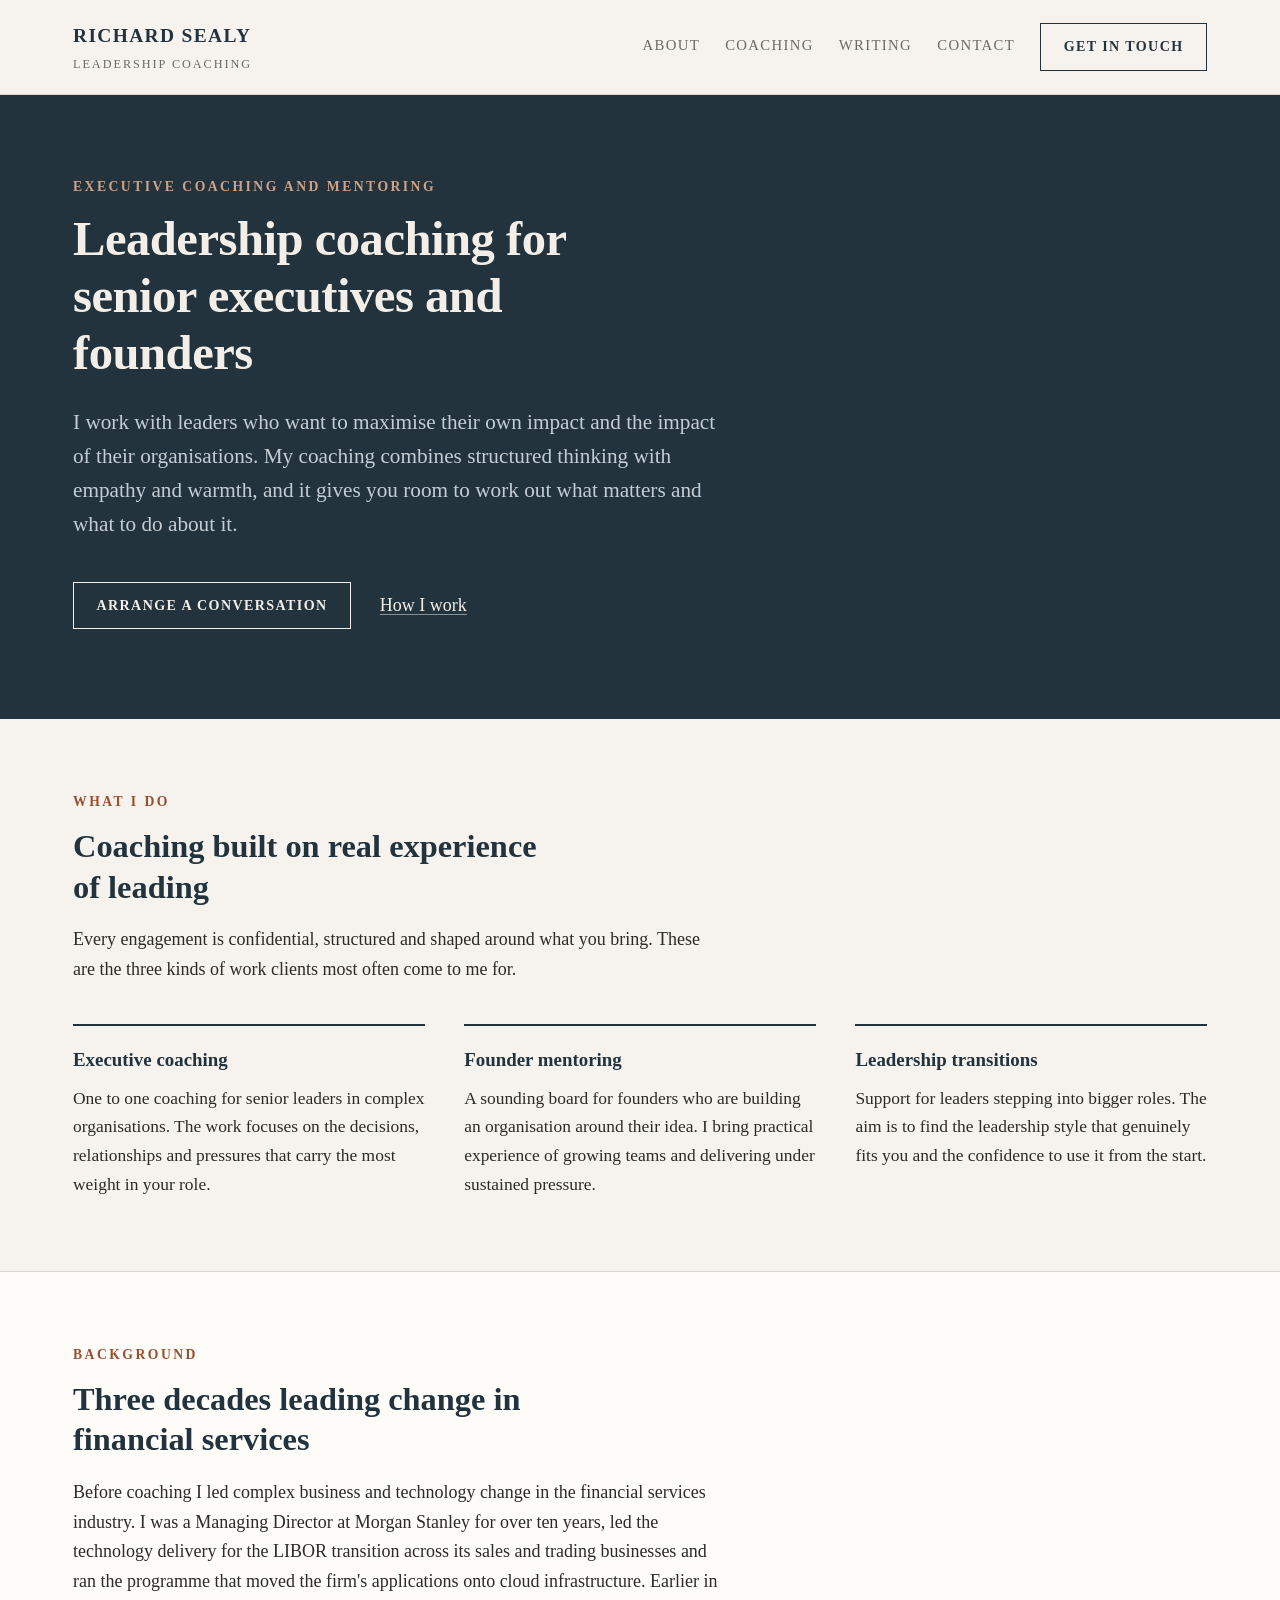
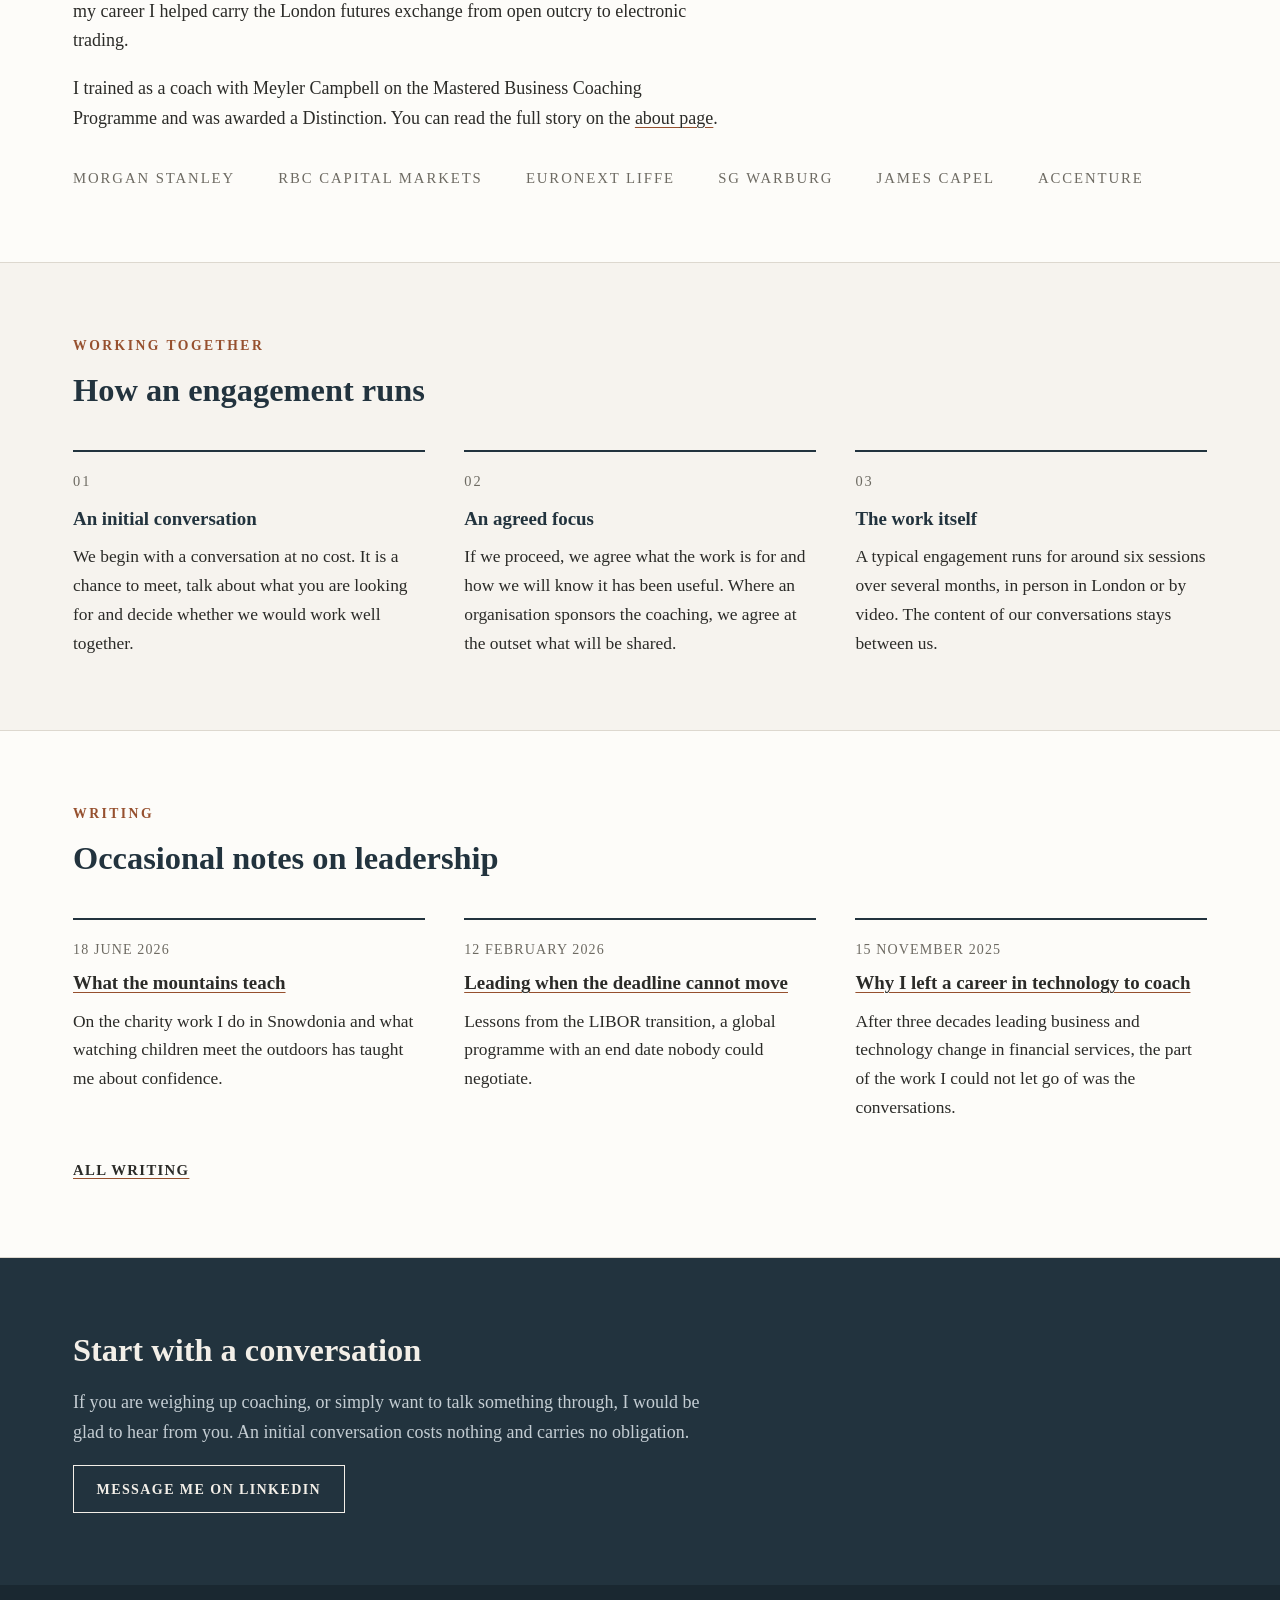
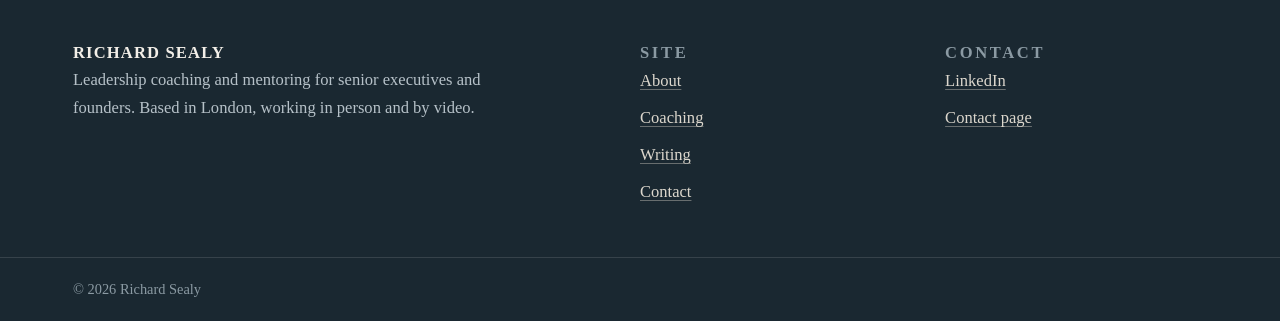
<file: index.html>
<!DOCTYPE html>
<html lang="en-GB">
<head>
  <meta charset="utf-8">
  <meta name="viewport" content="width=device-width, initial-scale=1">
  <title>Richard Sealy | Leadership Coach in London</title>
  <meta name="description" content="Leadership coaching and mentoring for senior executives and founders. Richard Sealy draws on three decades of leading complex change in financial services. Based in London.">
  <link rel="canonical" href="https://richard-sealy.github.io/">
  <meta property="og:type" content="website">
  <meta property="og:site_name" content="Richard Sealy">
  <meta property="og:locale" content="en_GB">
  <meta property="og:title" content="Richard Sealy | Leadership Coach in London">
  <meta property="og:description" content="Leadership coaching and mentoring for senior executives and founders. Based in London.">
  <meta property="og:url" content="https://richard-sealy.github.io/">
  <link rel="icon" type="image/svg+xml" href="/assets/favicon.svg">
  <link rel="stylesheet" href="/assets/css/style.css">
  <script type="application/ld+json">
  {
    "@context": "https://schema.org",
    "@type": "Person",
    "name": "Richard Sealy",
    "jobTitle": "Leadership Coach",
    "url": "https://richard-sealy.github.io/",
    "sameAs": ["https://www.linkedin.com/in/rich-sealy"],
    "address": {
      "@type": "PostalAddress",
      "addressLocality": "London",
      "addressCountry": "GB"
    }
  }
  </script>
</head>
<body>
  <header class="site-header">
    <div class="inner">
      <a class="brand" href="/">
        <span class="brand-name">Richard Sealy</span>
        <span class="brand-role">Leadership Coaching</span>
      </a>
      <nav class="site-nav" aria-label="Main navigation">
        <a href="/about/">About</a>
        <a href="/coaching/">Coaching</a>
        <a href="/writing/">Writing</a>
        <a href="/contact/">Contact</a>
        <a class="btn" href="/contact/">Get in touch</a>
      </nav>
    </div>
  </header>

  <main>
    <section class="band band-ink hero">
      <div class="container">
        <p class="eyebrow">Executive coaching and mentoring</p>
        <h1>Leadership coaching for senior executives and founders</h1>
        <p class="lede">I work with leaders who want to maximise their own impact and the impact of their organisations. My coaching combines structured thinking with empathy and warmth, and it gives you room to work out what matters and what to do about it.</p>
        <div class="hero-actions">
          <a class="btn btn-light" href="/contact/">Arrange a conversation</a>
          <a href="/coaching/">How I work</a>
        </div>
      </div>
    </section>

    <section class="band">
      <div class="container">
        <p class="eyebrow">What I do</p>
        <h2>Coaching built on real experience of leading</h2>
        <p>Every engagement is confidential, structured and shaped around what you bring. These are the three kinds of work clients most often come to me for.</p>
        <div class="cols">
          <div class="col">
            <h3>Executive coaching</h3>
            <p>One to one coaching for senior leaders in complex organisations. The work focuses on the decisions, relationships and pressures that carry the most weight in your role.</p>
          </div>
          <div class="col">
            <h3>Founder mentoring</h3>
            <p>A sounding board for founders who are building an organisation around their idea. I bring practical experience of growing teams and delivering under sustained pressure.</p>
          </div>
          <div class="col">
            <h3>Leadership transitions</h3>
            <p>Support for leaders stepping into bigger roles. The aim is to find the leadership style that genuinely fits you and the confidence to use it from the start.</p>
          </div>
        </div>
      </div>
    </section>

    <section class="band band-white">
      <div class="container">
        <p class="eyebrow">Background</p>
        <h2>Three decades leading change in financial services</h2>
        <p>Before coaching I led complex business and technology change in the financial services industry. I was a Managing Director at Morgan Stanley for over ten years, led the technology delivery for the LIBOR transition across its sales and trading businesses and ran the programme that moved the firm's applications onto cloud infrastructure. Earlier in my career I helped carry the London futures exchange from open outcry to electronic trading.</p>
        <p>I trained as a coach with Meyler Campbell on the Mastered Business Coaching Programme and was awarded a Distinction. You can read the full story on the <a href="/about/">about page</a>.</p>
        <div class="inst-row">
          <span>Morgan Stanley</span>
          <span>RBC Capital Markets</span>
          <span>Euronext LIFFE</span>
          <span>SG Warburg</span>
          <span>James Capel</span>
          <span>Accenture</span>
        </div>
      </div>
    </section>

    <section class="band">
      <div class="container">
        <p class="eyebrow">Working together</p>
        <h2>How an engagement runs</h2>
        <div class="cols">
          <div class="col">
            <span class="col-num">01</span>
            <h3>An initial conversation</h3>
            <p>We begin with a conversation at no cost. It is a chance to meet, talk about what you are looking for and decide whether we would work well together.</p>
          </div>
          <div class="col">
            <span class="col-num">02</span>
            <h3>An agreed focus</h3>
            <p>If we proceed, we agree what the work is for and how we will know it has been useful. Where an organisation sponsors the coaching, we agree at the outset what will be shared.</p>
          </div>
          <div class="col">
            <span class="col-num">03</span>
            <h3>The work itself</h3>
            <p>A typical engagement runs for around six sessions over several months, in person in London or by video. The content of our conversations stays between us.</p>
          </div>
        </div>
      </div>
    </section>

    <section class="band band-white">
      <div class="container">
        <p class="eyebrow">Writing</p>
        <h2>Occasional notes on leadership</h2>
        <div class="cols">
          <div class="col">
            <span class="post-date">18 June 2026</span>
            <a class="post-title" href="/writing/what-the-mountains-teach/">What the mountains teach</a>
            <p>On the charity work I do in Snowdonia and what watching children meet the outdoors has taught me about confidence.</p>
          </div>
          <div class="col">
            <span class="post-date">12 February 2026</span>
            <a class="post-title" href="/writing/leading-when-the-deadline-cannot-move/">Leading when the deadline cannot move</a>
            <p>Lessons from the LIBOR transition, a global programme with an end date nobody could negotiate.</p>
          </div>
          <div class="col">
            <span class="post-date">15 November 2025</span>
            <a class="post-title" href="/writing/why-i-left-technology-to-coach/">Why I left a career in technology to coach</a>
            <p>After three decades leading business and technology change in financial services, the part of the work I could not let go of was the conversations.</p>
          </div>
        </div>
        <a class="more-link" href="/writing/">All writing</a>
      </div>
    </section>

    <section class="band band-ink">
      <div class="container">
        <h2>Start with a conversation</h2>
        <p>If you are weighing up coaching, or simply want to talk something through, I would be glad to hear from you. An initial conversation costs nothing and carries no obligation.</p>
        <div class="hero-actions">
          <a class="btn btn-light" href="https://www.linkedin.com/in/rich-sealy" rel="noopener">Message me on LinkedIn</a>
        </div>
      </div>
    </section>
  </main>

  <footer class="site-footer">
    <div class="inner">
      <div>
        <p class="footer-name">Richard Sealy</p>
        <p>Leadership coaching and mentoring for senior executives and founders. Based in London, working in person and by video.</p>
      </div>
      <div>
        <p class="footer-heading">Site</p>
        <ul class="footer-links">
          <li><a href="/about/">About</a></li>
          <li><a href="/coaching/">Coaching</a></li>
          <li><a href="/writing/">Writing</a></li>
          <li><a href="/contact/">Contact</a></li>
        </ul>
      </div>
      <div>
        <p class="footer-heading">Contact</p>
        <ul class="footer-links">
          <li><a href="https://www.linkedin.com/in/rich-sealy" rel="noopener">LinkedIn</a></li>
          <li><a href="/contact/">Contact page</a></li>
        </ul>
      </div>
    </div>
    <div class="footer-bottom">
      <div class="inner-bottom">© 2026 Richard Sealy</div>
    </div>
  </footer>
</body>
</html>
</file>
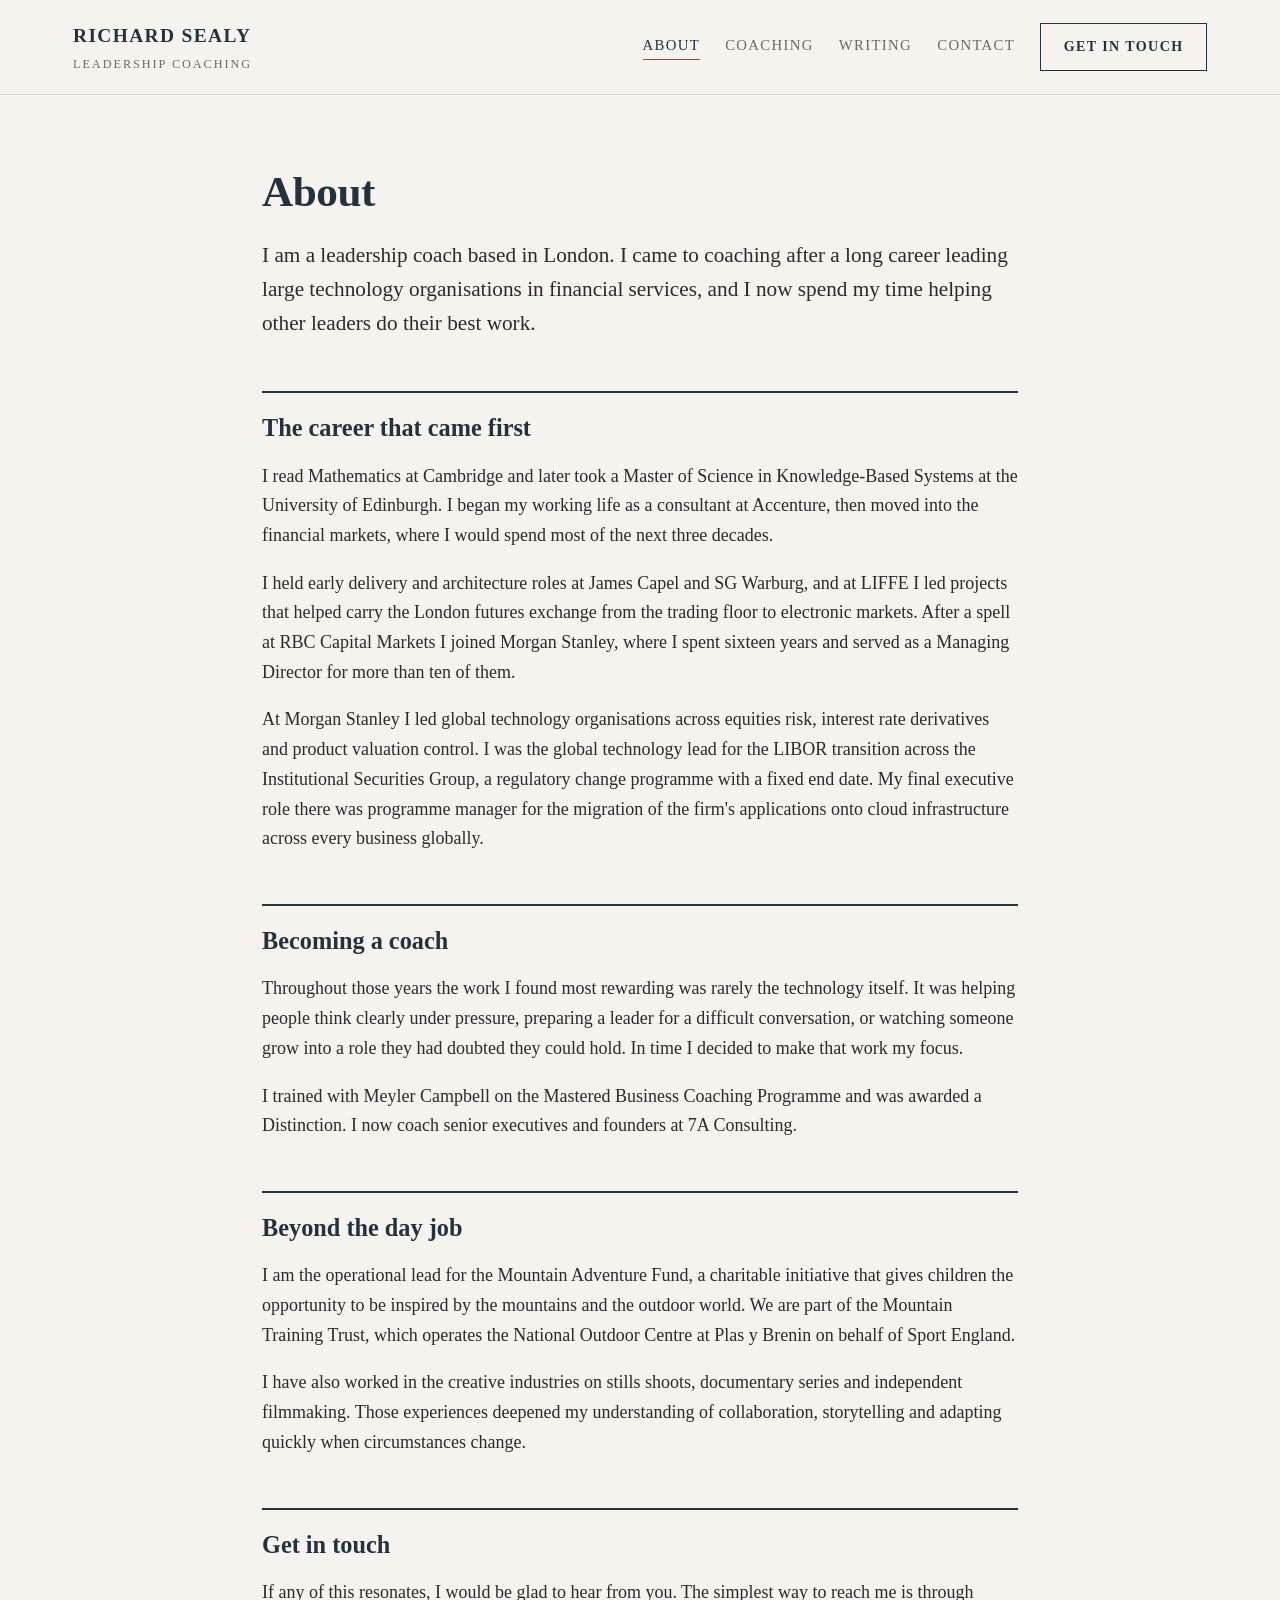
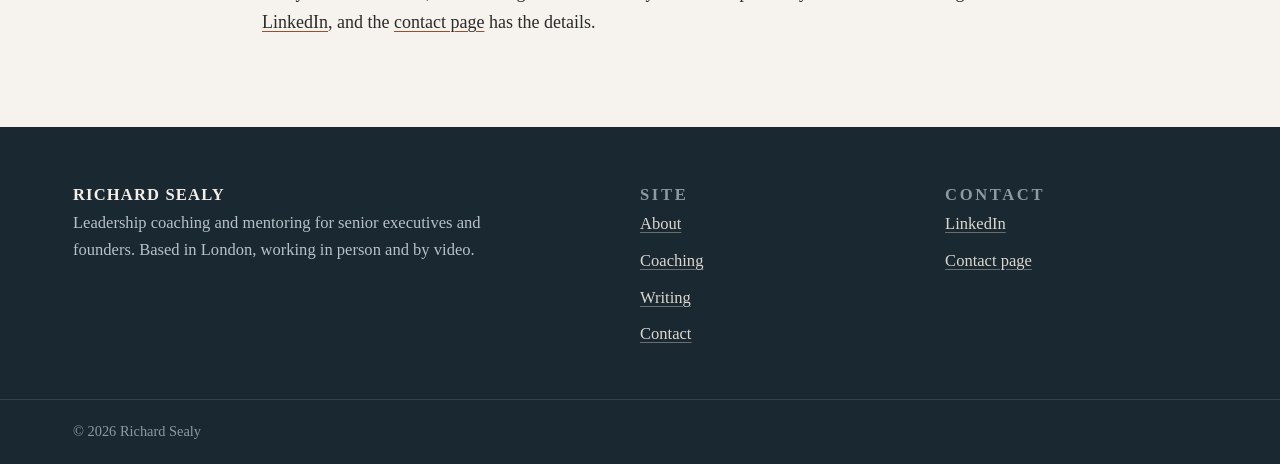
<file: about/index.html>
<!DOCTYPE html>
<html lang="en-GB">
<head>
  <meta charset="utf-8">
  <meta name="viewport" content="width=device-width, initial-scale=1">
  <title>About | Richard Sealy</title>
  <meta name="description" content="Richard Sealy spent three decades leading business and technology change in financial services before training as a coach with Meyler Campbell.">
  <link rel="canonical" href="https://richard-sealy.github.io/about/">
  <meta property="og:type" content="website">
  <meta property="og:site_name" content="Richard Sealy">
  <meta property="og:locale" content="en_GB">
  <meta property="og:title" content="About | Richard Sealy">
  <meta property="og:description" content="Three decades leading business and technology change in financial services, then a move into coaching.">
  <meta property="og:url" content="https://richard-sealy.github.io/about/">
  <link rel="icon" type="image/svg+xml" href="/assets/favicon.svg">
  <link rel="stylesheet" href="/assets/css/style.css">
</head>
<body>
  <header class="site-header">
    <div class="inner">
      <a class="brand" href="/">
        <span class="brand-name">Richard Sealy</span>
        <span class="brand-role">Leadership Coaching</span>
      </a>
      <nav class="site-nav" aria-label="Main navigation">
        <a href="/about/" aria-current="page">About</a>
        <a href="/coaching/">Coaching</a>
        <a href="/writing/">Writing</a>
        <a href="/contact/">Contact</a>
        <a class="btn" href="/contact/">Get in touch</a>
      </nav>
    </div>
  </header>

  <main>
    <section class="band">
      <div class="container">
        <div class="prose">
          <h1>About</h1>
          <p class="lede">I am a leadership coach based in London. I came to coaching after a long career leading large technology organisations in financial services, and I now spend my time helping other leaders do their best work.</p>

          <h2>The career that came first</h2>
          <p>I read Mathematics at Cambridge and later took a Master of Science in Knowledge-Based Systems at the University of Edinburgh. I began my working life as a consultant at Accenture, then moved into the financial markets, where I would spend most of the next three decades.</p>
          <p>I held early delivery and architecture roles at James Capel and SG Warburg, and at LIFFE I led projects that helped carry the London futures exchange from the trading floor to electronic markets. After a spell at RBC Capital Markets I joined Morgan Stanley, where I spent sixteen years and served as a Managing Director for more than ten of them.</p>
          <p>At Morgan Stanley I led global technology organisations across equities risk, interest rate derivatives and product valuation control. I was the global technology lead for the LIBOR transition across the Institutional Securities Group, a regulatory change programme with a fixed end date. My final executive role there was programme manager for the migration of the firm's applications onto cloud infrastructure across every business globally.</p>

          <h2>Becoming a coach</h2>
          <p>Throughout those years the work I found most rewarding was rarely the technology itself. It was helping people think clearly under pressure, preparing a leader for a difficult conversation, or watching someone grow into a role they had doubted they could hold. In time I decided to make that work my focus.</p>
          <p>I trained with Meyler Campbell on the Mastered Business Coaching Programme and was awarded a Distinction. I now coach senior executives and founders at 7A Consulting.</p>

          <h2>Beyond the day job</h2>
          <p>I am the operational lead for the Mountain Adventure Fund, a charitable initiative that gives children the opportunity to be inspired by the mountains and the outdoor world. We are part of the Mountain Training Trust, which operates the National Outdoor Centre at Plas y Brenin on behalf of Sport England.</p>
          <p>I have also worked in the creative industries on stills shoots, documentary series and independent filmmaking. Those experiences deepened my understanding of collaboration, storytelling and adapting quickly when circumstances change.</p>

          <h2>Get in touch</h2>
          <p>If any of this resonates, I would be glad to hear from you. The simplest way to reach me is through <a href="https://www.linkedin.com/in/rich-sealy" rel="noopener">LinkedIn</a>, and the <a href="/contact/">contact page</a> has the details.</p>
        </div>
      </div>
    </section>
  </main>

  <footer class="site-footer">
    <div class="inner">
      <div>
        <p class="footer-name">Richard Sealy</p>
        <p>Leadership coaching and mentoring for senior executives and founders. Based in London, working in person and by video.</p>
      </div>
      <div>
        <p class="footer-heading">Site</p>
        <ul class="footer-links">
          <li><a href="/about/">About</a></li>
          <li><a href="/coaching/">Coaching</a></li>
          <li><a href="/writing/">Writing</a></li>
          <li><a href="/contact/">Contact</a></li>
        </ul>
      </div>
      <div>
        <p class="footer-heading">Contact</p>
        <ul class="footer-links">
          <li><a href="https://www.linkedin.com/in/rich-sealy" rel="noopener">LinkedIn</a></li>
          <li><a href="/contact/">Contact page</a></li>
        </ul>
      </div>
    </div>
    <div class="footer-bottom">
      <div class="inner-bottom">© 2026 Richard Sealy</div>
    </div>
  </footer>
</body>
</html>
</file>
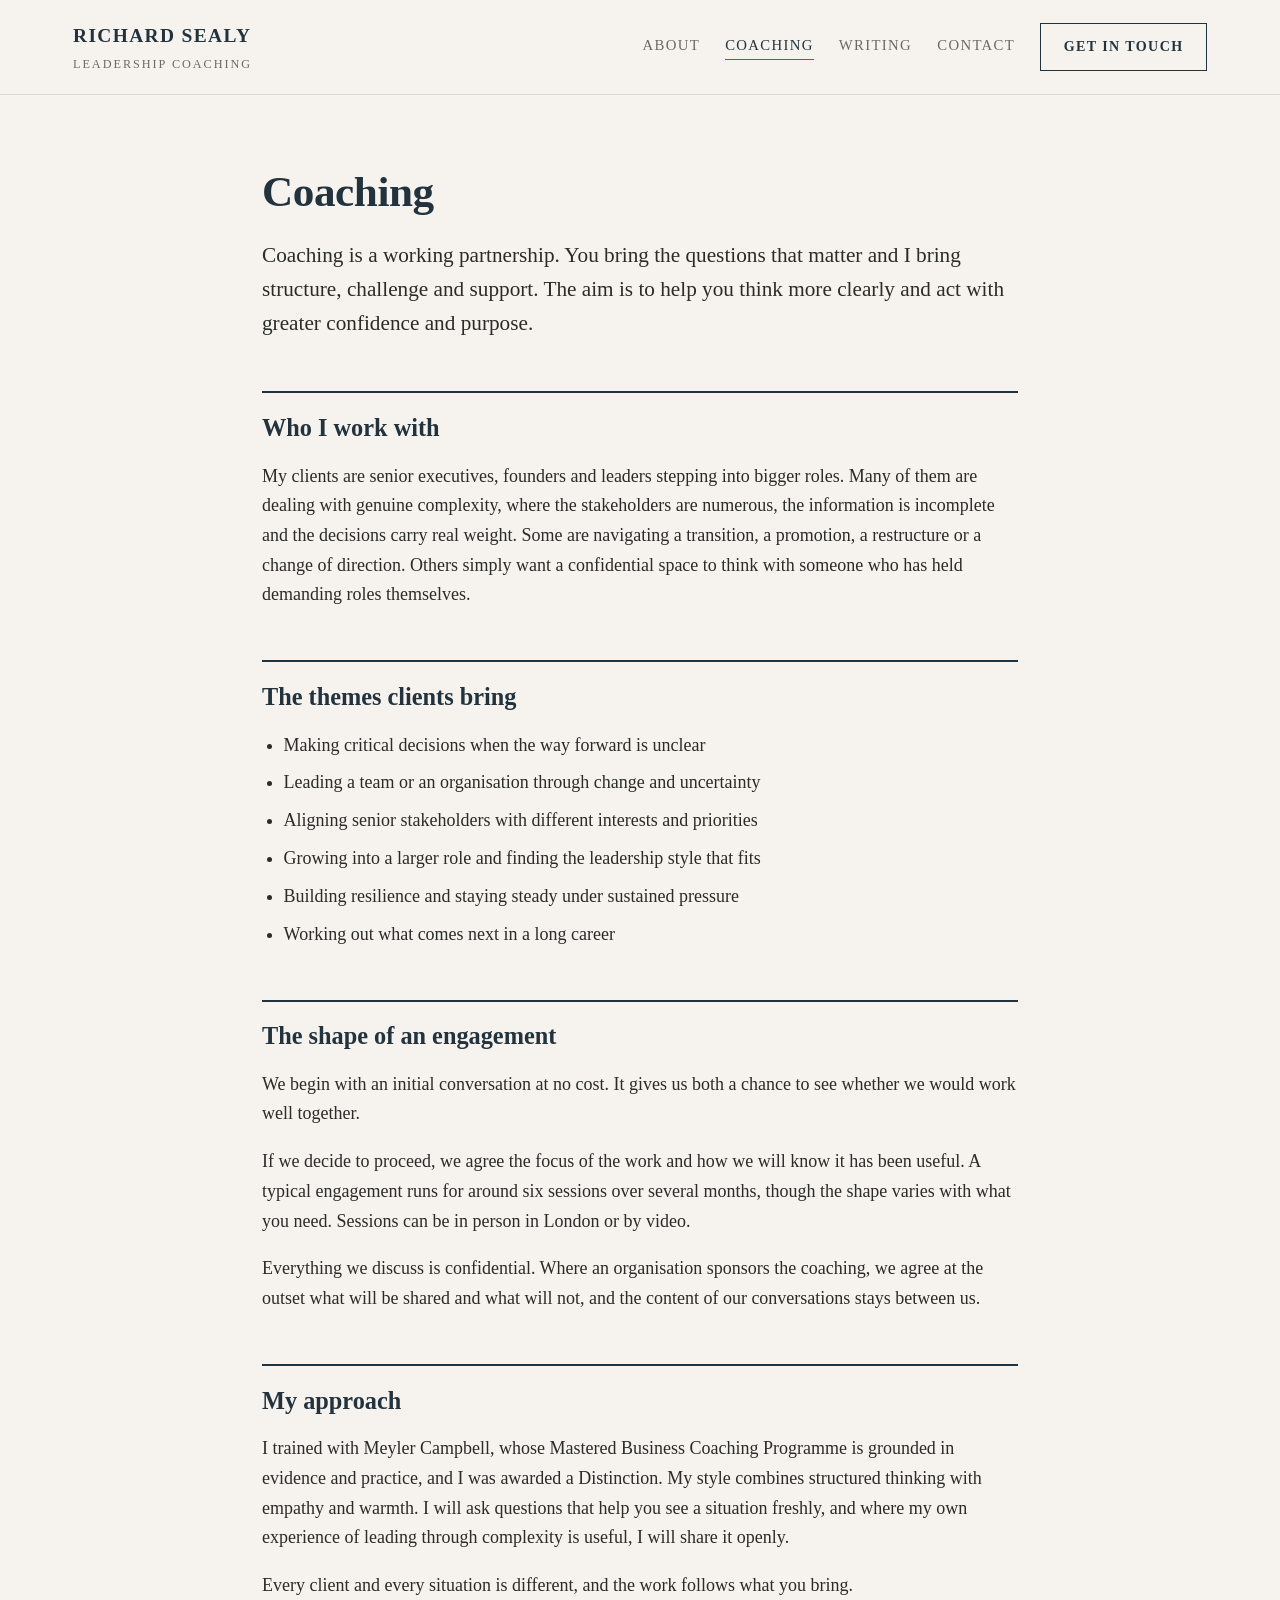
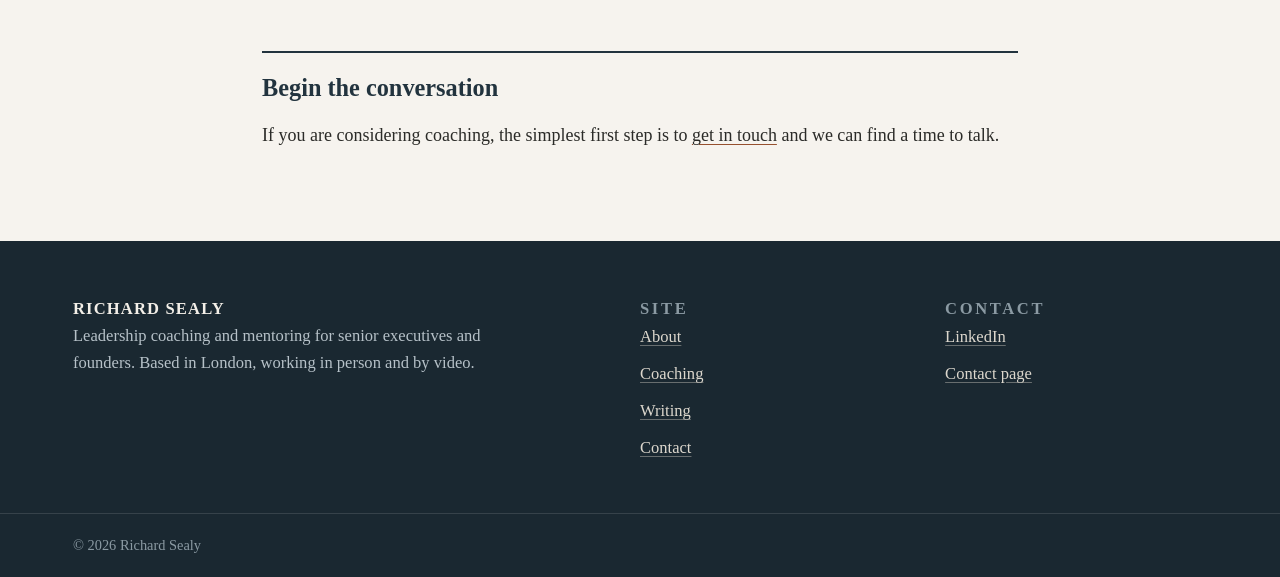
<file: coaching/index.html>
<!DOCTYPE html>
<html lang="en-GB">
<head>
  <meta charset="utf-8">
  <meta name="viewport" content="width=device-width, initial-scale=1">
  <title>Coaching | Richard Sealy</title>
  <meta name="description" content="How coaching with Richard Sealy works. Who it is for, the themes clients bring and the shape of a typical engagement.">
  <link rel="canonical" href="https://richard-sealy.github.io/coaching/">
  <meta property="og:type" content="website">
  <meta property="og:site_name" content="Richard Sealy">
  <meta property="og:locale" content="en_GB">
  <meta property="og:title" content="Coaching | Richard Sealy">
  <meta property="og:description" content="How coaching with Richard Sealy works. Who it is for, the themes clients bring and the shape of a typical engagement.">
  <meta property="og:url" content="https://richard-sealy.github.io/coaching/">
  <link rel="icon" type="image/svg+xml" href="/assets/favicon.svg">
  <link rel="stylesheet" href="/assets/css/style.css">
</head>
<body>
  <header class="site-header">
    <div class="inner">
      <a class="brand" href="/">
        <span class="brand-name">Richard Sealy</span>
        <span class="brand-role">Leadership Coaching</span>
      </a>
      <nav class="site-nav" aria-label="Main navigation">
        <a href="/about/">About</a>
        <a href="/coaching/" aria-current="page">Coaching</a>
        <a href="/writing/">Writing</a>
        <a href="/contact/">Contact</a>
        <a class="btn" href="/contact/">Get in touch</a>
      </nav>
    </div>
  </header>

  <main>
    <section class="band">
      <div class="container">
        <div class="prose">
          <h1>Coaching</h1>
          <p class="lede">Coaching is a working partnership. You bring the questions that matter and I bring structure, challenge and support. The aim is to help you think more clearly and act with greater confidence and purpose.</p>

          <h2>Who I work with</h2>
          <p>My clients are senior executives, founders and leaders stepping into bigger roles. Many of them are dealing with genuine complexity, where the stakeholders are numerous, the information is incomplete and the decisions carry real weight. Some are navigating a transition, a promotion, a restructure or a change of direction. Others simply want a confidential space to think with someone who has held demanding roles themselves.</p>

          <h2>The themes clients bring</h2>
          <ul>
            <li>Making critical decisions when the way forward is unclear</li>
            <li>Leading a team or an organisation through change and uncertainty</li>
            <li>Aligning senior stakeholders with different interests and priorities</li>
            <li>Growing into a larger role and finding the leadership style that fits</li>
            <li>Building resilience and staying steady under sustained pressure</li>
            <li>Working out what comes next in a long career</li>
          </ul>

          <h2>The shape of an engagement</h2>
          <p>We begin with an initial conversation at no cost. It gives us both a chance to see whether we would work well together.</p>
          <p>If we decide to proceed, we agree the focus of the work and how we will know it has been useful. A typical engagement runs for around six sessions over several months, though the shape varies with what you need. Sessions can be in person in London or by video.</p>
          <p>Everything we discuss is confidential. Where an organisation sponsors the coaching, we agree at the outset what will be shared and what will not, and the content of our conversations stays between us.</p>

          <h2>My approach</h2>
          <p>I trained with Meyler Campbell, whose Mastered Business Coaching Programme is grounded in evidence and practice, and I was awarded a Distinction. My style combines structured thinking with empathy and warmth. I will ask questions that help you see a situation freshly, and where my own experience of leading through complexity is useful, I will share it openly.</p>
          <p>Every client and every situation is different, and the work follows what you bring.</p>

          <h2>Begin the conversation</h2>
          <p>If you are considering coaching, the simplest first step is to <a href="/contact/">get in touch</a> and we can find a time to talk.</p>
        </div>
      </div>
    </section>
  </main>

  <footer class="site-footer">
    <div class="inner">
      <div>
        <p class="footer-name">Richard Sealy</p>
        <p>Leadership coaching and mentoring for senior executives and founders. Based in London, working in person and by video.</p>
      </div>
      <div>
        <p class="footer-heading">Site</p>
        <ul class="footer-links">
          <li><a href="/about/">About</a></li>
          <li><a href="/coaching/">Coaching</a></li>
          <li><a href="/writing/">Writing</a></li>
          <li><a href="/contact/">Contact</a></li>
        </ul>
      </div>
      <div>
        <p class="footer-heading">Contact</p>
        <ul class="footer-links">
          <li><a href="https://www.linkedin.com/in/rich-sealy" rel="noopener">LinkedIn</a></li>
          <li><a href="/contact/">Contact page</a></li>
        </ul>
      </div>
    </div>
    <div class="footer-bottom">
      <div class="inner-bottom">© 2026 Richard Sealy</div>
    </div>
  </footer>
</body>
</html>
</file>
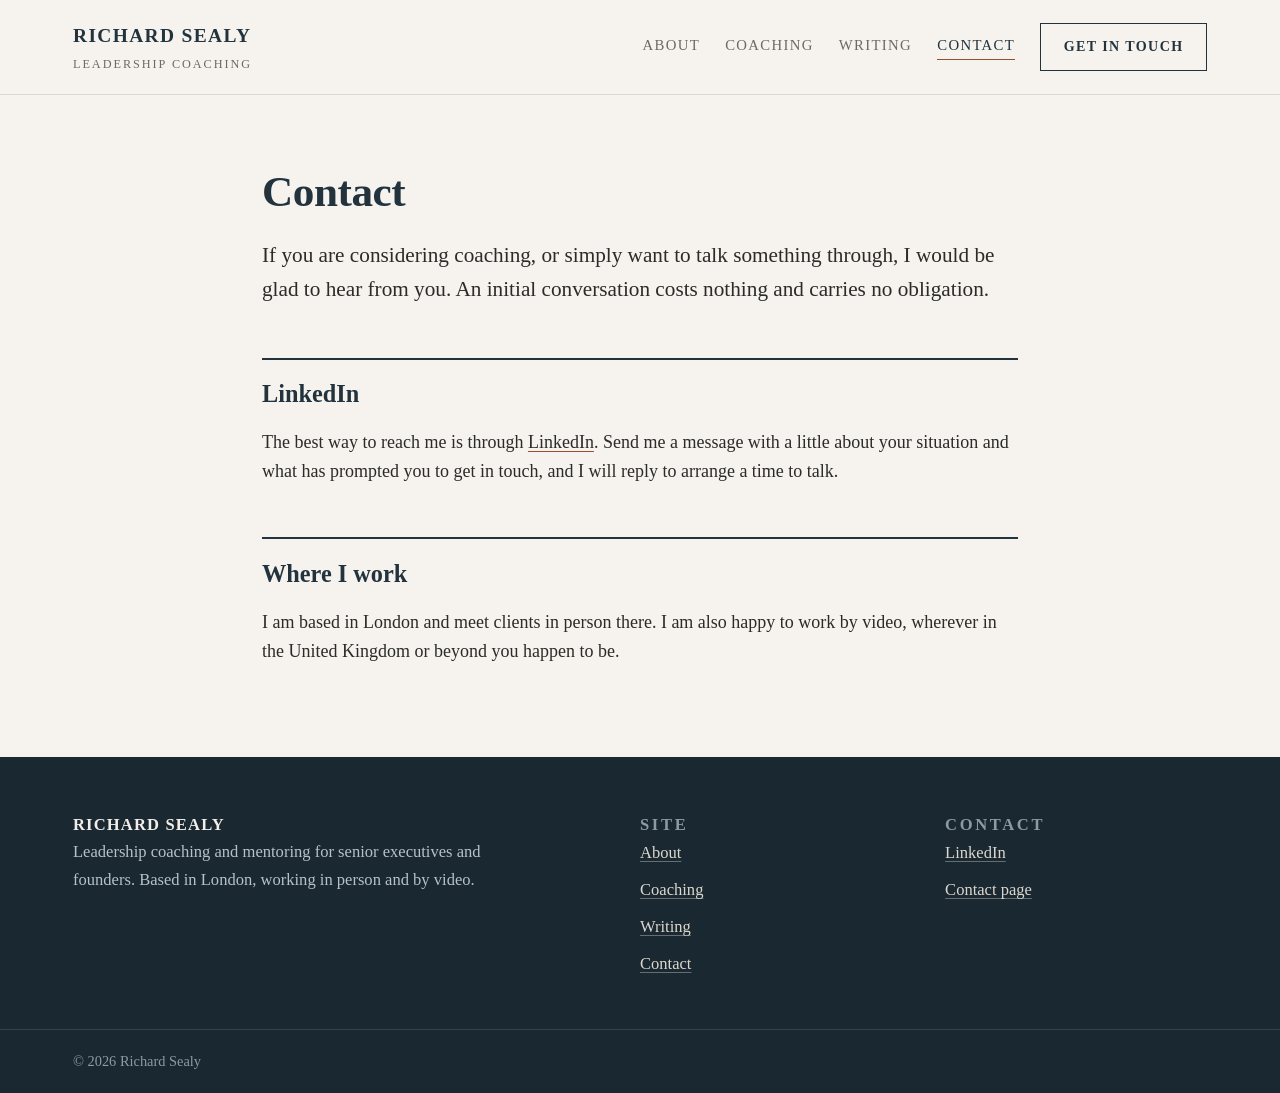
<file: contact/index.html>
<!DOCTYPE html>
<html lang="en-GB">
<head>
  <meta charset="utf-8">
  <meta name="viewport" content="width=device-width, initial-scale=1">
  <title>Contact | Richard Sealy</title>
  <meta name="description" content="Get in touch with Richard Sealy about leadership coaching. Based in London and working in person or by video.">
  <link rel="canonical" href="https://richard-sealy.github.io/contact/">
  <meta property="og:type" content="website">
  <meta property="og:site_name" content="Richard Sealy">
  <meta property="og:locale" content="en_GB">
  <meta property="og:title" content="Contact | Richard Sealy">
  <meta property="og:description" content="Get in touch with Richard Sealy about leadership coaching. Based in London and working in person or by video.">
  <meta property="og:url" content="https://richard-sealy.github.io/contact/">
  <link rel="icon" type="image/svg+xml" href="/assets/favicon.svg">
  <link rel="stylesheet" href="/assets/css/style.css">
</head>
<body>
  <header class="site-header">
    <div class="inner">
      <a class="brand" href="/">
        <span class="brand-name">Richard Sealy</span>
        <span class="brand-role">Leadership Coaching</span>
      </a>
      <nav class="site-nav" aria-label="Main navigation">
        <a href="/about/">About</a>
        <a href="/coaching/">Coaching</a>
        <a href="/writing/">Writing</a>
        <a href="/contact/" aria-current="page">Contact</a>
        <a class="btn" href="https://www.linkedin.com/in/rich-sealy" rel="noopener">Get in touch</a>
      </nav>
    </div>
  </header>

  <main>
    <section class="band">
      <div class="container">
        <div class="prose">
          <h1>Contact</h1>
          <p class="lede">If you are considering coaching, or simply want to talk something through, I would be glad to hear from you. An initial conversation costs nothing and carries no obligation.</p>

          <h2>LinkedIn</h2>
          <p>The best way to reach me is through <a href="https://www.linkedin.com/in/rich-sealy" rel="noopener">LinkedIn</a>. Send me a message with a little about your situation and what has prompted you to get in touch, and I will reply to arrange a time to talk.</p>

          <h2>Where I work</h2>
          <p>I am based in London and meet clients in person there. I am also happy to work by video, wherever in the United Kingdom or beyond you happen to be.</p>
        </div>
      </div>
    </section>
  </main>

  <footer class="site-footer">
    <div class="inner">
      <div>
        <p class="footer-name">Richard Sealy</p>
        <p>Leadership coaching and mentoring for senior executives and founders. Based in London, working in person and by video.</p>
      </div>
      <div>
        <p class="footer-heading">Site</p>
        <ul class="footer-links">
          <li><a href="/about/">About</a></li>
          <li><a href="/coaching/">Coaching</a></li>
          <li><a href="/writing/">Writing</a></li>
          <li><a href="/contact/">Contact</a></li>
        </ul>
      </div>
      <div>
        <p class="footer-heading">Contact</p>
        <ul class="footer-links">
          <li><a href="https://www.linkedin.com/in/rich-sealy" rel="noopener">LinkedIn</a></li>
          <li><a href="/contact/">Contact page</a></li>
        </ul>
      </div>
    </div>
    <div class="footer-bottom">
      <div class="inner-bottom">© 2026 Richard Sealy</div>
    </div>
  </footer>
</body>
</html>
</file>
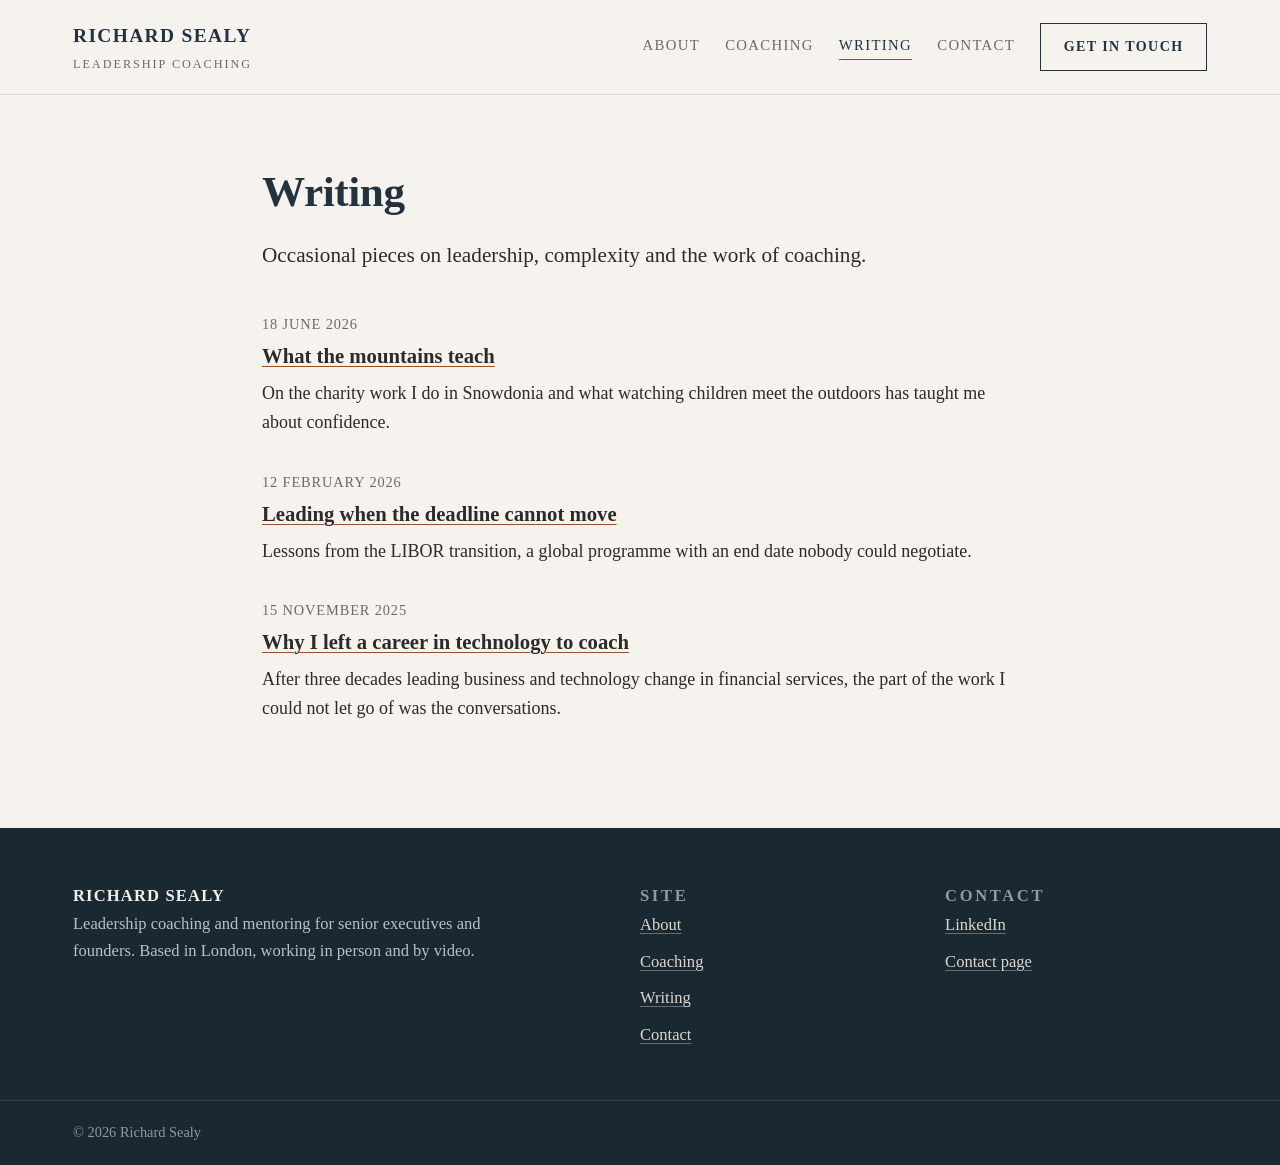
<file: writing/index.html>
<!DOCTYPE html>
<html lang="en-GB">
<head>
  <meta charset="utf-8">
  <meta name="viewport" content="width=device-width, initial-scale=1">
  <title>Writing | Richard Sealy</title>
  <meta name="description" content="Occasional writing from Richard Sealy on leadership, complexity and coaching.">
  <link rel="canonical" href="https://richard-sealy.github.io/writing/">
  <meta property="og:type" content="website">
  <meta property="og:site_name" content="Richard Sealy">
  <meta property="og:locale" content="en_GB">
  <meta property="og:title" content="Writing | Richard Sealy">
  <meta property="og:description" content="Occasional writing from Richard Sealy on leadership, complexity and coaching.">
  <meta property="og:url" content="https://richard-sealy.github.io/writing/">
  <link rel="icon" type="image/svg+xml" href="/assets/favicon.svg">
  <link rel="stylesheet" href="/assets/css/style.css">
</head>
<body>
  <header class="site-header">
    <div class="inner">
      <a class="brand" href="/">
        <span class="brand-name">Richard Sealy</span>
        <span class="brand-role">Leadership Coaching</span>
      </a>
      <nav class="site-nav" aria-label="Main navigation">
        <a href="/about/">About</a>
        <a href="/coaching/">Coaching</a>
        <a href="/writing/" aria-current="page">Writing</a>
        <a href="/contact/">Contact</a>
        <a class="btn" href="/contact/">Get in touch</a>
      </nav>
    </div>
  </header>

  <main>
    <section class="band">
      <div class="container">
        <div class="prose">
          <h1>Writing</h1>
          <p class="lede">Occasional pieces on leadership, complexity and the work of coaching.</p>

          <ul class="post-list">
            <li>
              <span class="post-date">18 June 2026</span>
              <span class="post-title"><a href="/writing/what-the-mountains-teach/">What the mountains teach</a></span>
              <p class="post-summary">On the charity work I do in Snowdonia and what watching children meet the outdoors has taught me about confidence.</p>
            </li>
            <li>
              <span class="post-date">12 February 2026</span>
              <span class="post-title"><a href="/writing/leading-when-the-deadline-cannot-move/">Leading when the deadline cannot move</a></span>
              <p class="post-summary">Lessons from the LIBOR transition, a global programme with an end date nobody could negotiate.</p>
            </li>
            <li>
              <span class="post-date">15 November 2025</span>
              <span class="post-title"><a href="/writing/why-i-left-technology-to-coach/">Why I left a career in technology to coach</a></span>
              <p class="post-summary">After three decades leading business and technology change in financial services, the part of the work I could not let go of was the conversations.</p>
            </li>
          </ul>
        </div>
      </div>
    </section>
  </main>

  <footer class="site-footer">
    <div class="inner">
      <div>
        <p class="footer-name">Richard Sealy</p>
        <p>Leadership coaching and mentoring for senior executives and founders. Based in London, working in person and by video.</p>
      </div>
      <div>
        <p class="footer-heading">Site</p>
        <ul class="footer-links">
          <li><a href="/about/">About</a></li>
          <li><a href="/coaching/">Coaching</a></li>
          <li><a href="/writing/">Writing</a></li>
          <li><a href="/contact/">Contact</a></li>
        </ul>
      </div>
      <div>
        <p class="footer-heading">Contact</p>
        <ul class="footer-links">
          <li><a href="https://www.linkedin.com/in/rich-sealy" rel="noopener">LinkedIn</a></li>
          <li><a href="/contact/">Contact page</a></li>
        </ul>
      </div>
    </div>
    <div class="footer-bottom">
      <div class="inner-bottom">© 2026 Richard Sealy</div>
    </div>
  </footer>
</body>
</html>
</file>
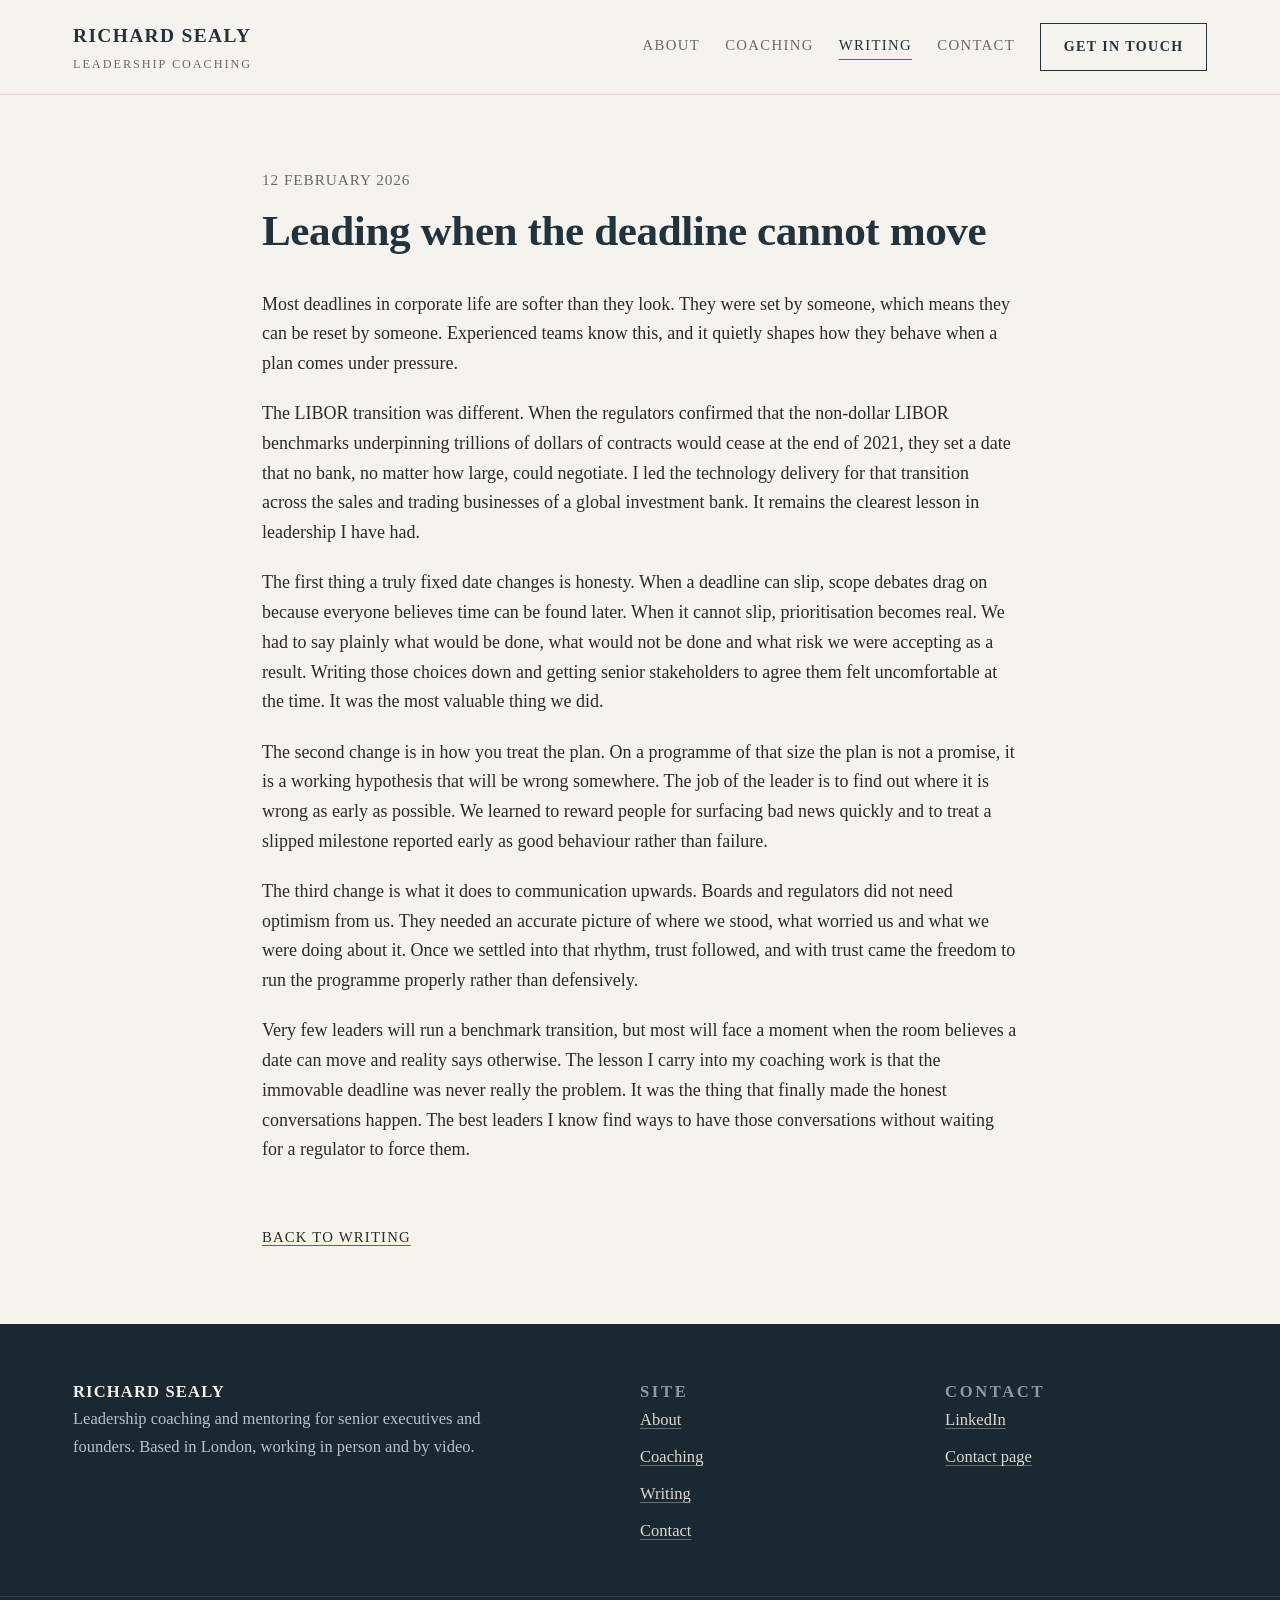
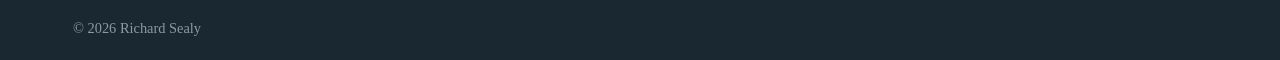
<file: writing/leading-when-the-deadline-cannot-move/index.html>
<!DOCTYPE html>
<html lang="en-GB">
<head>
  <meta charset="utf-8">
  <meta name="viewport" content="width=device-width, initial-scale=1">
  <title>Leading when the deadline cannot move | Richard Sealy</title>
  <meta name="description" content="Lessons in leadership from the LIBOR transition, a global programme with an end date that nobody could negotiate.">
  <link rel="canonical" href="https://richard-sealy.github.io/writing/leading-when-the-deadline-cannot-move/">
  <meta property="og:type" content="article">
  <meta property="og:site_name" content="Richard Sealy">
  <meta property="og:locale" content="en_GB">
  <meta property="og:title" content="Leading when the deadline cannot move">
  <meta property="og:description" content="Lessons in leadership from the LIBOR transition, a global programme with an end date that nobody could negotiate.">
  <meta property="og:url" content="https://richard-sealy.github.io/writing/leading-when-the-deadline-cannot-move/">
  <meta property="article:published_time" content="2026-02-12">
  <link rel="icon" type="image/svg+xml" href="/assets/favicon.svg">
  <link rel="stylesheet" href="/assets/css/style.css">
  <script type="application/ld+json">
  {
    "@context": "https://schema.org",
    "@type": "BlogPosting",
    "headline": "Leading when the deadline cannot move",
    "datePublished": "2026-02-12",
    "description": "Lessons in leadership from the LIBOR transition, a global programme with an end date that nobody could negotiate.",
    "url": "https://richard-sealy.github.io/writing/leading-when-the-deadline-cannot-move/",
    "author": {
      "@type": "Person",
      "name": "Richard Sealy",
      "url": "https://richard-sealy.github.io/"
    }
  }
  </script>
</head>
<body>
  <header class="site-header">
    <div class="inner">
      <a class="brand" href="/">
        <span class="brand-name">Richard Sealy</span>
        <span class="brand-role">Leadership Coaching</span>
      </a>
      <nav class="site-nav" aria-label="Main navigation">
        <a href="/about/">About</a>
        <a href="/coaching/">Coaching</a>
        <a href="/writing/" aria-current="true">Writing</a>
        <a href="/contact/">Contact</a>
        <a class="btn" href="/contact/">Get in touch</a>
      </nav>
    </div>
  </header>

  <main>
    <section class="band">
      <div class="container">
        <article class="prose">
          <span class="post-date">12 February 2026</span>
          <h1>Leading when the deadline cannot move</h1>
          <p>Most deadlines in corporate life are softer than they look. They were set by someone, which means they can be reset by someone. Experienced teams know this, and it quietly shapes how they behave when a plan comes under pressure.</p>
          <p>The LIBOR transition was different. When the regulators confirmed that the non-dollar LIBOR benchmarks underpinning trillions of dollars of contracts would cease at the end of 2021, they set a date that no bank, no matter how large, could negotiate. I led the technology delivery for that transition across the sales and trading businesses of a global investment bank. It remains the clearest lesson in leadership I have had.</p>
          <p>The first thing a truly fixed date changes is honesty. When a deadline can slip, scope debates drag on because everyone believes time can be found later. When it cannot slip, prioritisation becomes real. We had to say plainly what would be done, what would not be done and what risk we were accepting as a result. Writing those choices down and getting senior stakeholders to agree them felt uncomfortable at the time. It was the most valuable thing we did.</p>
          <p>The second change is in how you treat the plan. On a programme of that size the plan is not a promise, it is a working hypothesis that will be wrong somewhere. The job of the leader is to find out where it is wrong as early as possible. We learned to reward people for surfacing bad news quickly and to treat a slipped milestone reported early as good behaviour rather than failure.</p>
          <p>The third change is what it does to communication upwards. Boards and regulators did not need optimism from us. They needed an accurate picture of where we stood, what worried us and what we were doing about it. Once we settled into that rhythm, trust followed, and with trust came the freedom to run the programme properly rather than defensively.</p>
          <p>Very few leaders will run a benchmark transition, but most will face a moment when the room believes a date can move and reality says otherwise. The lesson I carry into my coaching work is that the immovable deadline was never really the problem. It was the thing that finally made the honest conversations happen. The best leaders I know find ways to have those conversations without waiting for a regulator to force them.</p>
          <a class="back-link" href="/writing/">Back to writing</a>
        </article>
      </div>
    </section>
  </main>

  <footer class="site-footer">
    <div class="inner">
      <div>
        <p class="footer-name">Richard Sealy</p>
        <p>Leadership coaching and mentoring for senior executives and founders. Based in London, working in person and by video.</p>
      </div>
      <div>
        <p class="footer-heading">Site</p>
        <ul class="footer-links">
          <li><a href="/about/">About</a></li>
          <li><a href="/coaching/">Coaching</a></li>
          <li><a href="/writing/">Writing</a></li>
          <li><a href="/contact/">Contact</a></li>
        </ul>
      </div>
      <div>
        <p class="footer-heading">Contact</p>
        <ul class="footer-links">
          <li><a href="https://www.linkedin.com/in/rich-sealy" rel="noopener">LinkedIn</a></li>
          <li><a href="/contact/">Contact page</a></li>
        </ul>
      </div>
    </div>
    <div class="footer-bottom">
      <div class="inner-bottom">© 2026 Richard Sealy</div>
    </div>
  </footer>
</body>
</html>
</file>
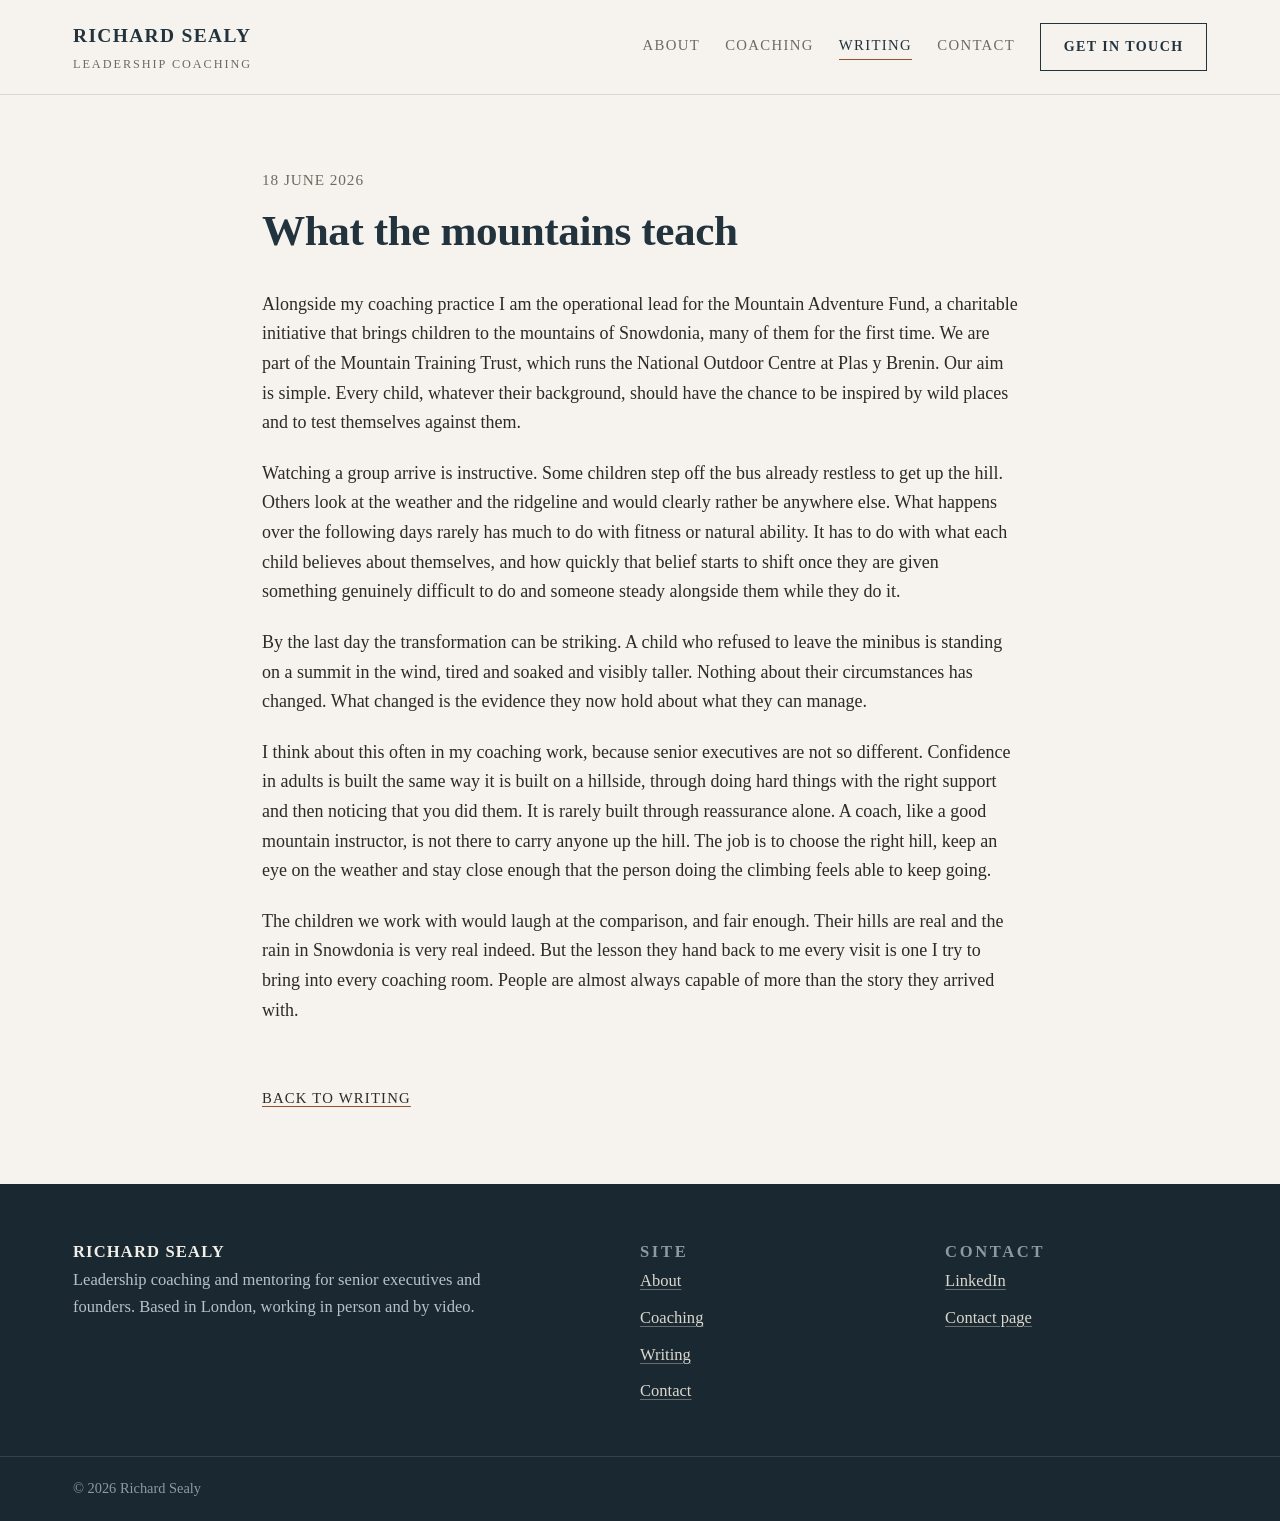
<file: writing/what-the-mountains-teach/index.html>
<!DOCTYPE html>
<html lang="en-GB">
<head>
  <meta charset="utf-8">
  <meta name="viewport" content="width=device-width, initial-scale=1">
  <title>What the mountains teach | Richard Sealy</title>
  <meta name="description" content="Richard Sealy on the Mountain Adventure Fund and what watching children meet the outdoors has taught him about confidence.">
  <link rel="canonical" href="https://richard-sealy.github.io/writing/what-the-mountains-teach/">
  <meta property="og:type" content="article">
  <meta property="og:site_name" content="Richard Sealy">
  <meta property="og:locale" content="en_GB">
  <meta property="og:title" content="What the mountains teach">
  <meta property="og:description" content="Richard Sealy on the Mountain Adventure Fund and what watching children meet the outdoors has taught him about confidence.">
  <meta property="og:url" content="https://richard-sealy.github.io/writing/what-the-mountains-teach/">
  <meta property="article:published_time" content="2026-06-18">
  <link rel="icon" type="image/svg+xml" href="/assets/favicon.svg">
  <link rel="stylesheet" href="/assets/css/style.css">
  <script type="application/ld+json">
  {
    "@context": "https://schema.org",
    "@type": "BlogPosting",
    "headline": "What the mountains teach",
    "datePublished": "2026-06-18",
    "description": "Richard Sealy on the Mountain Adventure Fund and what watching children meet the outdoors has taught him about confidence.",
    "url": "https://richard-sealy.github.io/writing/what-the-mountains-teach/",
    "author": {
      "@type": "Person",
      "name": "Richard Sealy",
      "url": "https://richard-sealy.github.io/"
    }
  }
  </script>
</head>
<body>
  <header class="site-header">
    <div class="inner">
      <a class="brand" href="/">
        <span class="brand-name">Richard Sealy</span>
        <span class="brand-role">Leadership Coaching</span>
      </a>
      <nav class="site-nav" aria-label="Main navigation">
        <a href="/about/">About</a>
        <a href="/coaching/">Coaching</a>
        <a href="/writing/" aria-current="true">Writing</a>
        <a href="/contact/">Contact</a>
        <a class="btn" href="/contact/">Get in touch</a>
      </nav>
    </div>
  </header>

  <main>
    <section class="band">
      <div class="container">
        <article class="prose">
          <span class="post-date">18 June 2026</span>
          <h1>What the mountains teach</h1>
          <p>Alongside my coaching practice I am the operational lead for the Mountain Adventure Fund, a charitable initiative that brings children to the mountains of Snowdonia, many of them for the first time. We are part of the Mountain Training Trust, which runs the National Outdoor Centre at Plas y Brenin. Our aim is simple. Every child, whatever their background, should have the chance to be inspired by wild places and to test themselves against them.</p>
          <p>Watching a group arrive is instructive. Some children step off the bus already restless to get up the hill. Others look at the weather and the ridgeline and would clearly rather be anywhere else. What happens over the following days rarely has much to do with fitness or natural ability. It has to do with what each child believes about themselves, and how quickly that belief starts to shift once they are given something genuinely difficult to do and someone steady alongside them while they do it.</p>
          <p>By the last day the transformation can be striking. A child who refused to leave the minibus is standing on a summit in the wind, tired and soaked and visibly taller. Nothing about their circumstances has changed. What changed is the evidence they now hold about what they can manage.</p>
          <p>I think about this often in my coaching work, because senior executives are not so different. Confidence in adults is built the same way it is built on a hillside, through doing hard things with the right support and then noticing that you did them. It is rarely built through reassurance alone. A coach, like a good mountain instructor, is not there to carry anyone up the hill. The job is to choose the right hill, keep an eye on the weather and stay close enough that the person doing the climbing feels able to keep going.</p>
          <p>The children we work with would laugh at the comparison, and fair enough. Their hills are real and the rain in Snowdonia is very real indeed. But the lesson they hand back to me every visit is one I try to bring into every coaching room. People are almost always capable of more than the story they arrived with.</p>
          <a class="back-link" href="/writing/">Back to writing</a>
        </article>
      </div>
    </section>
  </main>

  <footer class="site-footer">
    <div class="inner">
      <div>
        <p class="footer-name">Richard Sealy</p>
        <p>Leadership coaching and mentoring for senior executives and founders. Based in London, working in person and by video.</p>
      </div>
      <div>
        <p class="footer-heading">Site</p>
        <ul class="footer-links">
          <li><a href="/about/">About</a></li>
          <li><a href="/coaching/">Coaching</a></li>
          <li><a href="/writing/">Writing</a></li>
          <li><a href="/contact/">Contact</a></li>
        </ul>
      </div>
      <div>
        <p class="footer-heading">Contact</p>
        <ul class="footer-links">
          <li><a href="https://www.linkedin.com/in/rich-sealy" rel="noopener">LinkedIn</a></li>
          <li><a href="/contact/">Contact page</a></li>
        </ul>
      </div>
    </div>
    <div class="footer-bottom">
      <div class="inner-bottom">© 2026 Richard Sealy</div>
    </div>
  </footer>
</body>
</html>
</file>
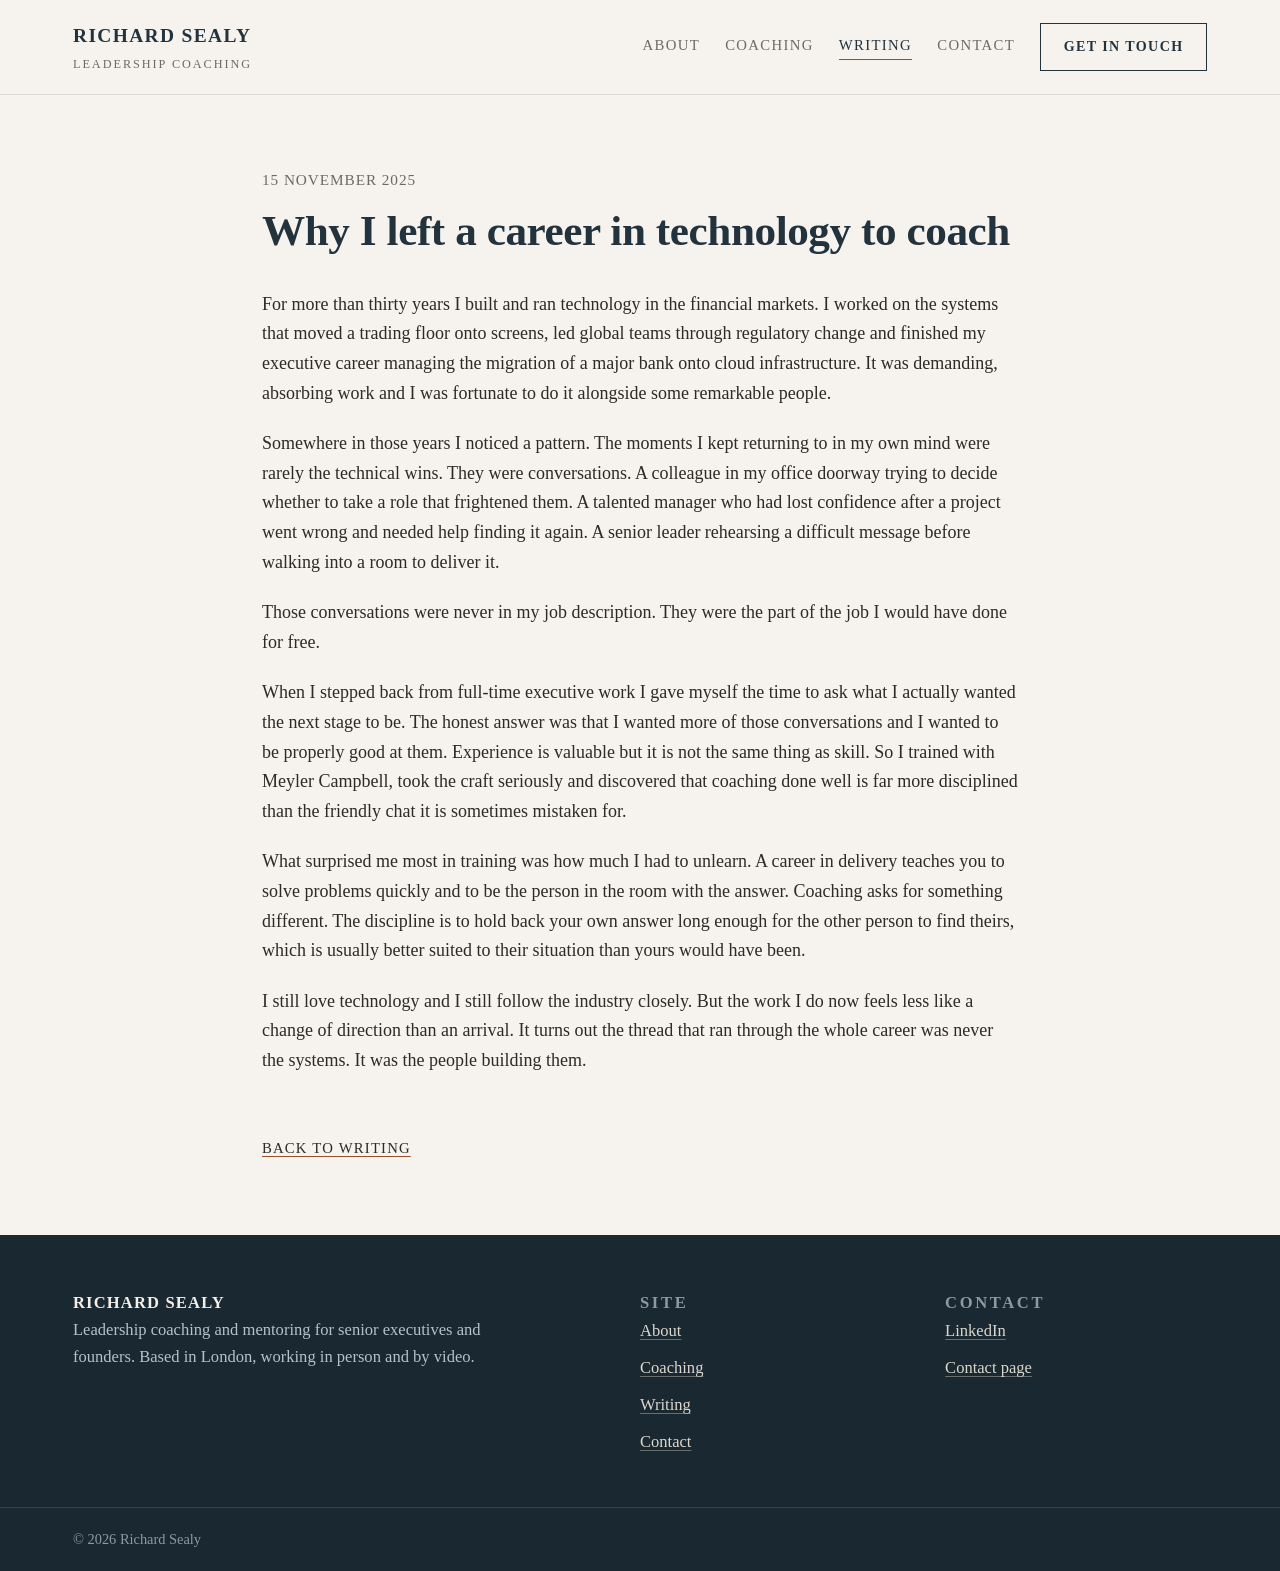
<file: writing/why-i-left-technology-to-coach/index.html>
<!DOCTYPE html>
<html lang="en-GB">
<head>
  <meta charset="utf-8">
  <meta name="viewport" content="width=device-width, initial-scale=1">
  <title>Why I left a career in technology to coach | Richard Sealy</title>
  <meta name="description" content="After three decades leading business and technology change in financial services, Richard Sealy explains why he retrained as a coach.">
  <link rel="canonical" href="https://richard-sealy.github.io/writing/why-i-left-technology-to-coach/">
  <meta property="og:type" content="article">
  <meta property="og:site_name" content="Richard Sealy">
  <meta property="og:locale" content="en_GB">
  <meta property="og:title" content="Why I left a career in technology to coach">
  <meta property="og:description" content="After three decades leading business and technology change in financial services, Richard Sealy explains why he retrained as a coach.">
  <meta property="og:url" content="https://richard-sealy.github.io/writing/why-i-left-technology-to-coach/">
  <meta property="article:published_time" content="2025-11-15">
  <link rel="icon" type="image/svg+xml" href="/assets/favicon.svg">
  <link rel="stylesheet" href="/assets/css/style.css">
  <script type="application/ld+json">
  {
    "@context": "https://schema.org",
    "@type": "BlogPosting",
    "headline": "Why I left a career in technology to coach",
    "datePublished": "2025-11-15",
    "description": "After three decades leading business and technology change in financial services, Richard Sealy explains why he retrained as a coach.",
    "url": "https://richard-sealy.github.io/writing/why-i-left-technology-to-coach/",
    "author": {
      "@type": "Person",
      "name": "Richard Sealy",
      "url": "https://richard-sealy.github.io/"
    }
  }
  </script>
</head>
<body>
  <header class="site-header">
    <div class="inner">
      <a class="brand" href="/">
        <span class="brand-name">Richard Sealy</span>
        <span class="brand-role">Leadership Coaching</span>
      </a>
      <nav class="site-nav" aria-label="Main navigation">
        <a href="/about/">About</a>
        <a href="/coaching/">Coaching</a>
        <a href="/writing/" aria-current="true">Writing</a>
        <a href="/contact/">Contact</a>
        <a class="btn" href="/contact/">Get in touch</a>
      </nav>
    </div>
  </header>

  <main>
    <section class="band">
      <div class="container">
        <article class="prose">
          <span class="post-date">15 November 2025</span>
          <h1>Why I left a career in technology to coach</h1>
          <p>For more than thirty years I built and ran technology in the financial markets. I worked on the systems that moved a trading floor onto screens, led global teams through regulatory change and finished my executive career managing the migration of a major bank onto cloud infrastructure. It was demanding, absorbing work and I was fortunate to do it alongside some remarkable people.</p>
          <p>Somewhere in those years I noticed a pattern. The moments I kept returning to in my own mind were rarely the technical wins. They were conversations. A colleague in my office doorway trying to decide whether to take a role that frightened them. A talented manager who had lost confidence after a project went wrong and needed help finding it again. A senior leader rehearsing a difficult message before walking into a room to deliver it.</p>
          <p>Those conversations were never in my job description. They were the part of the job I would have done for free.</p>
          <p>When I stepped back from full-time executive work I gave myself the time to ask what I actually wanted the next stage to be. The honest answer was that I wanted more of those conversations and I wanted to be properly good at them. Experience is valuable but it is not the same thing as skill. So I trained with Meyler Campbell, took the craft seriously and discovered that coaching done well is far more disciplined than the friendly chat it is sometimes mistaken for.</p>
          <p>What surprised me most in training was how much I had to unlearn. A career in delivery teaches you to solve problems quickly and to be the person in the room with the answer. Coaching asks for something different. The discipline is to hold back your own answer long enough for the other person to find theirs, which is usually better suited to their situation than yours would have been.</p>
          <p>I still love technology and I still follow the industry closely. But the work I do now feels less like a change of direction than an arrival. It turns out the thread that ran through the whole career was never the systems. It was the people building them.</p>
          <a class="back-link" href="/writing/">Back to writing</a>
        </article>
      </div>
    </section>
  </main>

  <footer class="site-footer">
    <div class="inner">
      <div>
        <p class="footer-name">Richard Sealy</p>
        <p>Leadership coaching and mentoring for senior executives and founders. Based in London, working in person and by video.</p>
      </div>
      <div>
        <p class="footer-heading">Site</p>
        <ul class="footer-links">
          <li><a href="/about/">About</a></li>
          <li><a href="/coaching/">Coaching</a></li>
          <li><a href="/writing/">Writing</a></li>
          <li><a href="/contact/">Contact</a></li>
        </ul>
      </div>
      <div>
        <p class="footer-heading">Contact</p>
        <ul class="footer-links">
          <li><a href="https://www.linkedin.com/in/rich-sealy" rel="noopener">LinkedIn</a></li>
          <li><a href="/contact/">Contact page</a></li>
        </ul>
      </div>
    </div>
    <div class="footer-bottom">
      <div class="inner-bottom">© 2026 Richard Sealy</div>
    </div>
  </footer>
</body>
</html>
</file>
<file: assets/css/style.css>
/* Site styles for richard-sealy.github.io */

:root {
  --paper: #f6f3ee;
  --white: #fdfcf9;
  --ink: #22333e;
  --ink-deep: #1a2831;
  --text: #2b2b28;
  --muted: #6d6a62;
  --accent: #96502e;
  --accent-light: #cfa285;
  --rule: #ddd8cf;
  --light: #f3efe8;
  --light-muted: #c4cdd3;
  --serif: Charter, "Bitstream Charter", "Sitka Text", Cambria, Georgia, serif;
}

* {
  box-sizing: border-box;
  margin: 0;
  padding: 0;
}

html {
  font-size: 112.5%;
}

body {
  font-family: var(--serif);
  background: var(--paper);
  color: var(--text);
  line-height: 1.65;
  display: flex;
  flex-direction: column;
  min-height: 100vh;
}

.container {
  width: 100%;
  max-width: 66rem;
  margin: 0 auto;
  padding: 0 1.5rem;
}

/* Header */

.site-header {
  background: var(--paper);
  border-bottom: 1px solid var(--rule);
}

.site-header .inner {
  max-width: 66rem;
  margin: 0 auto;
  padding: 1.1rem 1.5rem;
  display: flex;
  align-items: center;
  justify-content: space-between;
  flex-wrap: wrap;
  gap: 0.8rem 1.5rem;
}

.brand {
  text-decoration: none;
}

.brand-name {
  display: block;
  font-size: 1.08rem;
  font-weight: 700;
  letter-spacing: 0.07em;
  text-transform: uppercase;
  color: var(--ink);
}

.brand-role {
  display: block;
  font-size: 0.68rem;
  letter-spacing: 0.16em;
  text-transform: uppercase;
  color: var(--muted);
  margin-top: 0.1rem;
}

.site-nav {
  display: flex;
  align-items: center;
  gap: 1.4rem;
  flex-wrap: wrap;
}

.site-nav a:not(.btn) {
  font-size: 0.82rem;
  letter-spacing: 0.09em;
  text-transform: uppercase;
  color: var(--muted);
  text-decoration: none;
  padding-bottom: 2px;
  border-bottom: 1px solid transparent;
  transition: color 0.15s ease, border-color 0.15s ease;
}

.site-nav a:not(.btn):hover,
.site-nav a[aria-current] {
  color: var(--ink);
  border-bottom-color: var(--accent);
}

/* Buttons */

.btn {
  display: inline-block;
  font-size: 0.78rem;
  font-weight: 600;
  letter-spacing: 0.1em;
  text-transform: uppercase;
  text-decoration: none;
  padding: 0.62rem 1.25rem;
  border: 1px solid var(--ink);
  color: var(--ink);
  background: transparent;
  transition: background 0.15s ease, color 0.15s ease;
}

.btn:hover {
  background: var(--ink);
  color: var(--light);
}

.btn-light {
  border-color: var(--light);
  color: var(--light);
}

.btn-light:hover {
  background: var(--light);
  color: var(--ink);
}

/* Bands */

main {
  flex: 1;
}

.band {
  padding: 4rem 0;
}

.band-white {
  background: var(--white);
  border-top: 1px solid var(--rule);
  border-bottom: 1px solid var(--rule);
}

.band-ink {
  background: var(--ink);
  color: var(--light-muted);
}

.band-ink h1,
.band-ink h2 {
  color: var(--light);
}

.band-ink a {
  color: var(--light);
  text-decoration-color: rgba(243, 239, 232, 0.5);
}

.band-ink a:hover {
  color: #ffffff;
}

/* Typography */

h1 {
  font-size: clamp(2rem, 5vw, 2.7rem);
  line-height: 1.18;
  font-weight: 600;
  color: var(--ink);
  letter-spacing: -0.01em;
  margin-bottom: 1.2rem;
}

h2 {
  font-size: clamp(1.45rem, 3vw, 1.8rem);
  line-height: 1.25;
  font-weight: 600;
  color: var(--ink);
  margin-bottom: 1rem;
  max-width: 30ch;
}

h3 {
  font-size: 1.05rem;
  font-weight: 700;
  color: var(--ink);
  margin-bottom: 0.45rem;
}

.band-ink h3 {
  color: var(--light);
}

p {
  max-width: 36rem;
  margin-bottom: 1rem;
}

ul,
ol {
  max-width: 34rem;
  margin: 0 0 1rem 1.2rem;
}

li {
  margin-bottom: 0.45rem;
}

a {
  color: var(--text);
  text-decoration: underline;
  text-decoration-color: var(--accent);
  text-decoration-thickness: 1px;
  text-underline-offset: 3px;
  transition: color 0.15s ease;
}

a:hover {
  color: var(--accent);
}

.eyebrow {
  font-size: 0.76rem;
  font-weight: 600;
  letter-spacing: 0.18em;
  text-transform: uppercase;
  color: var(--accent);
  margin-bottom: 0.7rem;
}

.band-ink .eyebrow {
  color: var(--accent-light);
}

.lede {
  font-size: 1.18rem;
  line-height: 1.6;
  max-width: 36rem;
}

/* Hero */

.hero {
  padding: 4.5rem 0 5rem;
}

.hero h1 {
  max-width: 21ch;
  margin-bottom: 1.3rem;
}

.hero .lede {
  margin-bottom: 2.2rem;
}

.hero-actions {
  display: flex;
  align-items: center;
  gap: 1.6rem;
  flex-wrap: wrap;
}

/* Column layouts */

.cols {
  display: grid;
  grid-template-columns: repeat(auto-fit, minmax(230px, 1fr));
  gap: 2.2rem;
  margin-top: 2.2rem;
}

.col {
  border-top: 2px solid var(--ink);
  padding-top: 1rem;
}

.col p {
  max-width: none;
  font-size: 0.97rem;
  margin-bottom: 0;
}

.col-num {
  display: block;
  font-size: 0.8rem;
  letter-spacing: 0.14em;
  color: var(--muted);
  margin-bottom: 0.5rem;
}

.col .post-date {
  display: block;
  font-size: 0.78rem;
  letter-spacing: 0.08em;
  text-transform: uppercase;
  color: var(--muted);
  margin-bottom: 0.35rem;
}

.col .post-title {
  display: block;
  font-size: 1.05rem;
  font-weight: 700;
  margin-bottom: 0.45rem;
}

.more-link {
  display: inline-block;
  margin-top: 2rem;
  font-size: 0.82rem;
  font-weight: 600;
  letter-spacing: 0.09em;
  text-transform: uppercase;
}

/* Institutions row */

.inst-row {
  display: flex;
  flex-wrap: wrap;
  gap: 0.7rem 2.4rem;
  margin-top: 1.8rem;
  font-size: 0.82rem;
  letter-spacing: 0.13em;
  text-transform: uppercase;
  color: var(--muted);
}

/* Interior pages */

.prose {
  max-width: 42rem;
  margin: 0 auto;
}

.prose h1 {
  font-size: clamp(1.9rem, 5vw, 2.4rem);
  max-width: none;
}

.prose h2 {
  font-size: 1.35rem;
  border-top: 2px solid var(--ink);
  padding-top: 1.1rem;
  margin-top: 2.8rem;
  max-width: none;
}

.prose p,
.prose .lede,
.prose ul,
.prose ol,
.prose .post-list {
  max-width: none;
}

/* Post lists and articles */

.post-list {
  list-style: none;
  margin: 2.2rem 0 0;
  max-width: 36rem;
}

.post-list li {
  margin: 0 0 1.8rem;
}

.post-list .post-date {
  display: block;
  font-size: 0.8rem;
  letter-spacing: 0.06em;
  text-transform: uppercase;
  color: var(--muted);
  margin-bottom: 0.15rem;
}

.post-list .post-title {
  font-size: 1.15rem;
  font-weight: 600;
}

.post-list .post-summary {
  margin: 0.3rem 0 0;
}

article .post-date {
  display: block;
  font-size: 0.85rem;
  letter-spacing: 0.06em;
  text-transform: uppercase;
  color: var(--muted);
  margin-bottom: 0.8rem;
}

article h1 {
  margin-bottom: 1.8rem;
}

article p {
  margin-bottom: 1.15rem;
}

.back-link {
  display: inline-block;
  margin-top: 2.2rem;
  font-size: 0.82rem;
  letter-spacing: 0.08em;
  text-transform: uppercase;
}

/* Footer */

.site-footer {
  background: var(--ink-deep);
  color: #b6c1c8;
  margin-top: auto;
}

.site-footer .inner {
  max-width: 66rem;
  margin: 0 auto;
  padding: 3rem 1.5rem 2.4rem;
  display: grid;
  grid-template-columns: 2fr 1fr 1fr;
  gap: 2.4rem;
}

.site-footer p {
  max-width: 26rem;
  font-size: 0.92rem;
  margin-bottom: 0;
}

.footer-name {
  font-size: 1rem;
  font-weight: 700;
  letter-spacing: 0.07em;
  text-transform: uppercase;
  color: var(--light);
  margin-bottom: 0.5rem;
}

.footer-heading {
  font-size: 0.72rem;
  font-weight: 600;
  letter-spacing: 0.16em;
  text-transform: uppercase;
  color: #8b9aa3;
  margin-bottom: 0.7rem;
}

.footer-links {
  list-style: none;
  margin: 0;
}

.footer-links li {
  margin-bottom: 0.4rem;
}

.site-footer a {
  color: #dcd7cd;
  font-size: 0.92rem;
  text-decoration-color: rgba(220, 215, 205, 0.4);
}

.site-footer a:hover {
  color: #ffffff;
}

.footer-bottom {
  border-top: 1px solid rgba(255, 255, 255, 0.12);
}

.footer-bottom .inner-bottom {
  max-width: 66rem;
  margin: 0 auto;
  padding: 1.1rem 1.5rem;
  font-size: 0.8rem;
  color: #8b9aa3;
}

/* Responsive */

@media (max-width: 700px) {
  .site-footer .inner {
    grid-template-columns: 1fr;
    gap: 1.8rem;
  }
}

@media (max-width: 540px) {
  html {
    font-size: 106%;
  }

  .site-header .inner {
    padding-top: 1rem;
    padding-bottom: 1rem;
  }

  .site-nav {
    gap: 0.5rem 1.2rem;
  }

  .band {
    padding: 3rem 0;
  }

  .hero {
    padding: 3.2rem 0 3.6rem;
  }

  .cols {
    gap: 1.7rem;
  }
}

/* Print */

@media print {
  body {
    background: #ffffff;
    color: #000000;
  }

  .site-header,
  .site-footer,
  .hero-actions,
  .btn,
  .back-link,
  .more-link {
    display: none;
  }

  .band {
    padding: 0 0 1.5rem;
    background: none;
    color: #000000;
    border: none;
  }

  .band-ink h1,
  .band-ink h2,
  .band-ink h3 {
    color: #000000;
  }

  a {
    color: #000000;
    text-decoration: none;
  }
}
</file>
